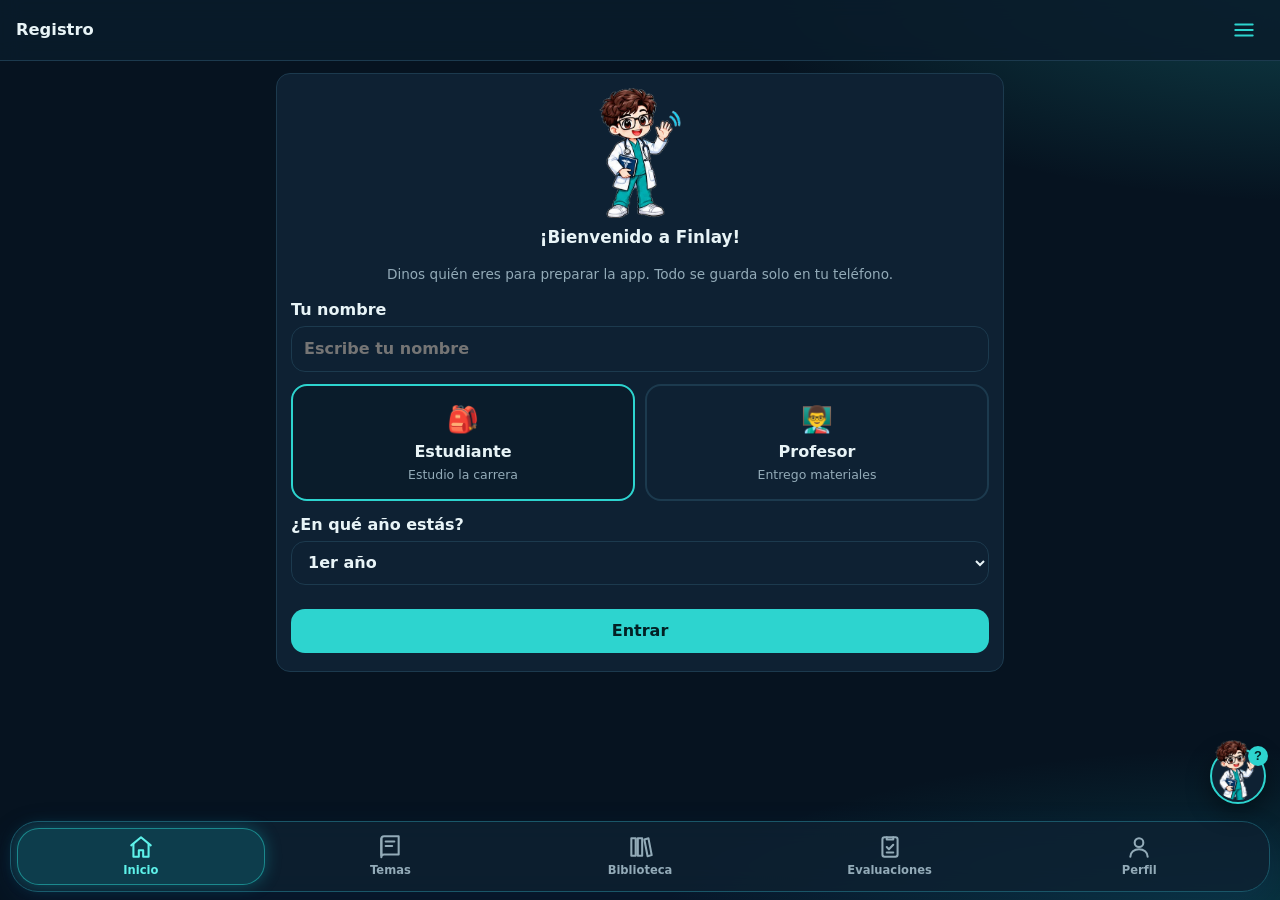
<file: index.html>
<!doctype html>
<html lang="es">
<head>
  <meta charset="utf-8">
  <meta name="viewport" content="width=device-width, initial-scale=1">
  <title>Finlay</title>
  <!-- Si GitHub Pages publica la raíz del repositorio, esta página lleva a la app (carpeta docs) -->
  <meta http-equiv="refresh" content="0; url=docs/">
  <link rel="canonical" href="docs/">
  <script>location.replace("docs/" + location.hash);</script>
  <style>body{font:18px/1.5 system-ui,sans-serif;padding:24px;background:#f4f7f7;color:#1b2626}a{color:#0f6e6e}</style>
</head>
<body>
  <p>Abriendo Finlay… Si no se abre sola, toca aquí: <a href="docs/">Abrir Finlay</a></p>
</body>
</html>
</file>
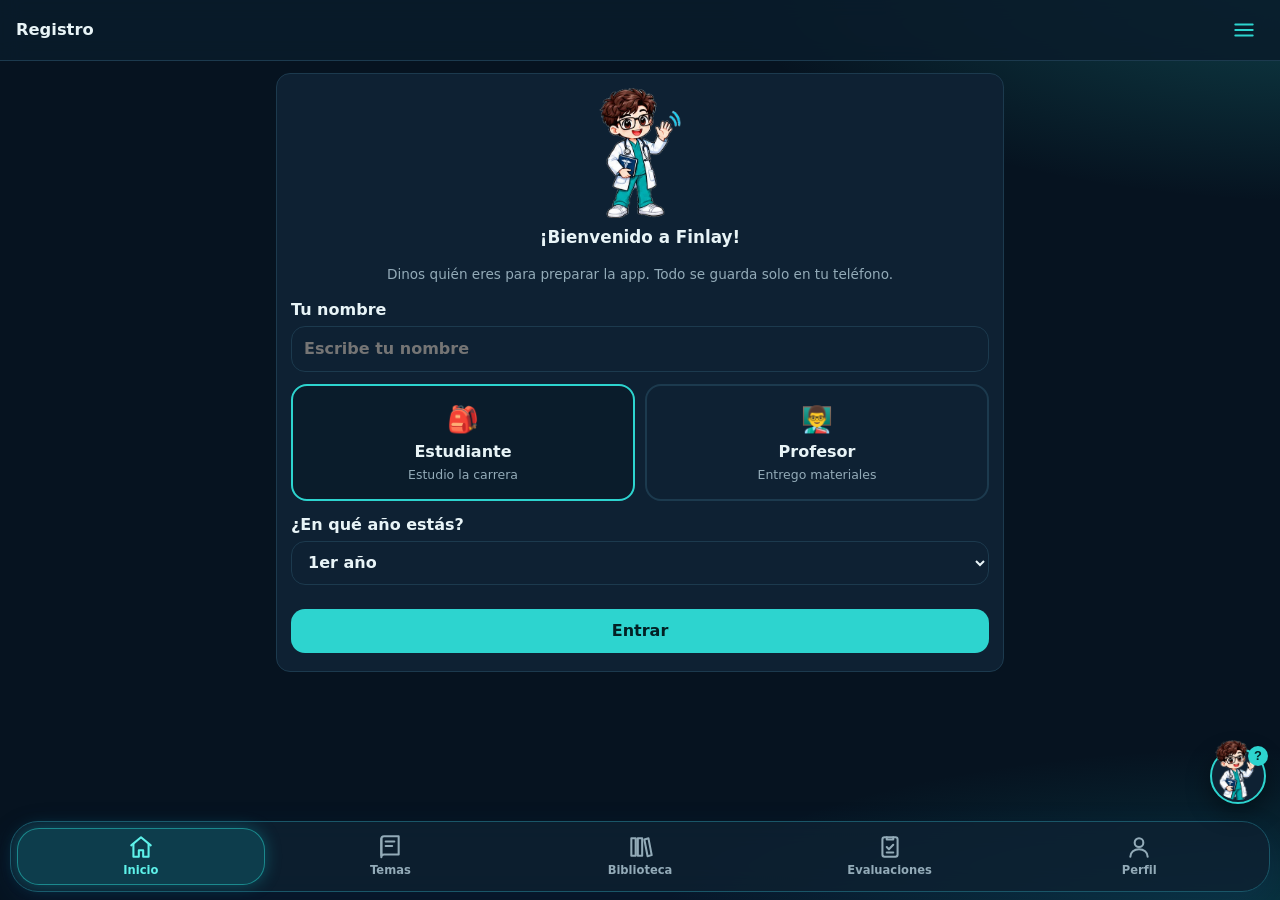
<file: docs/index.html>
<!doctype html>
<html lang="es">
<head>
  <meta charset="utf-8">
  <meta name="viewport" content="width=device-width, initial-scale=1, viewport-fit=cover">
  <title>Finlay · Estudio médico</title>
  <meta name="description" content="Estudia Medicina con tus libros y conferencias, con la fuente citada.">
  <meta name="theme-color" content="#dff0ee">
  <link rel="manifest" href="manifest.webmanifest">
  <link rel="icon" href="iconos/icono-192.png" type="image/png">
  <link rel="apple-touch-icon" href="iconos/icono-180.png">
  <meta name="apple-mobile-web-app-capable" content="yes">
  <meta name="mobile-web-app-capable" content="yes">
  <meta name="apple-mobile-web-app-title" content="Finlay">
  <meta name="apple-mobile-web-app-status-bar-style" content="default">
  <link rel="stylesheet" href="estilos.css">
  <script>
    // Tema y tamaño de letra elegidos en Perfil (antes de pintar, para que no parpadee)
    try {
      // Apariencia: "hora" (por defecto) = clara de 7 am a 7 pm y oscura de noche
      var t = localStorage.getItem("finlay.tema") || "hora", h = new Date().getHours();
      if (t === "hora") t = h >= 19 || h < 7 ? "oscuro" : "claro";
      else if (t === "telefono") t = matchMedia("(prefers-color-scheme: dark)").matches ? "oscuro" : "claro";
      document.documentElement.dataset.tema = t;
      if (window.FinlayAndroid) document.documentElement.classList.add("app-completa");
      var e = localStorage.getItem("finlay.escala"); if (e) document.documentElement.style.setProperty("--escala", e);
    } catch (x) {}
  </script>
</head>
<body>
  <header id="cabecera" class="barra">
    <button id="atras" class="atras" aria-label="Atrás" hidden></button>
    <h1 id="titulo">Finlay</h1>
  </header>
  <main id="app"></main>
  <div id="arranque" class="arranque" aria-label="Abriendo Finlay">
    <div class="arranque-centro">
      <img class="arranque-logo" src="iconos/cruz.webp" alt="">
      <h1 class="arranque-nombre">Finlay</h1>
      <p class="arranque-lema">Estudio médico</p>
      <svg class="arranque-ecg" viewBox="0 0 200 40" aria-hidden="true"><path d="M0 20 H70 L80 20 L86 6 L94 34 L102 2 L110 30 L116 20 H200"/></svg>
      <p class="arranque-texto">Preparando tu estudio…</p>
    </div>
  </div>

  <nav id="nav" class="nav-inferior" aria-label="Secciones"></nav>

  <div id="menu" class="menu-fondo" data-accion="cerrar-menu" hidden>
    <aside class="menu-panel" role="dialog" aria-label="Menú"></aside>
  </div>

  <input id="archivo" type="file" multiple hidden>
  <input id="paquete" type="file" hidden>
  <div id="progreso" class="progreso" role="status" aria-live="polite" hidden>
    <div class="progreso-caja">
      <img class="progreso-doctor" src="iconos/doctor/lee.webp" alt="">
      <h3 class="progreso-titulo">Un momento…</h3>
      <div class="progreso-barra"><span></span></div>
      <p class="progreso-pct"></p>
      <p class="progreso-detalle"></p>
    </div>
  </div>
  <div id="visor" class="visor" role="dialog" aria-label="Dónde está la respuesta" hidden>
    <div class="visor-caja">
      <header class="visor-barra">
        <span>📖 Dónde está la respuesta</span>
        <button class="atras" data-accion="cerrar-visor" aria-label="Cerrar">✕</button>
      </header>
      <div id="visor-cuerpo"></div>
      <button class="btn ancho" data-accion="cerrar-visor">Volver a la pregunta</button>
    </div>
  </div>
  <div id="lupa" class="lupa" hidden>
    <div class="lupa-barra"><span class="lupa-ayuda">Pellizca con dos dedos o toca dos veces para ampliar</span>
      <button class="btn" data-accion="cerrar-lupa">✕ Cerrar</button></div>
    <div class="lupa-caja"><img alt="Imagen ampliada" draggable="false"></div>
  </div>
  <div id="aviso" class="aviso" role="status" hidden></div>
  <button id="detener-voz" class="detener-voz" hidden>⏹ Detener voz</button>

  <noscript>Finlay necesita JavaScript activado.</noscript>
  <script type="module" src="js/app.js"></script>
</body>
</html>
</file>
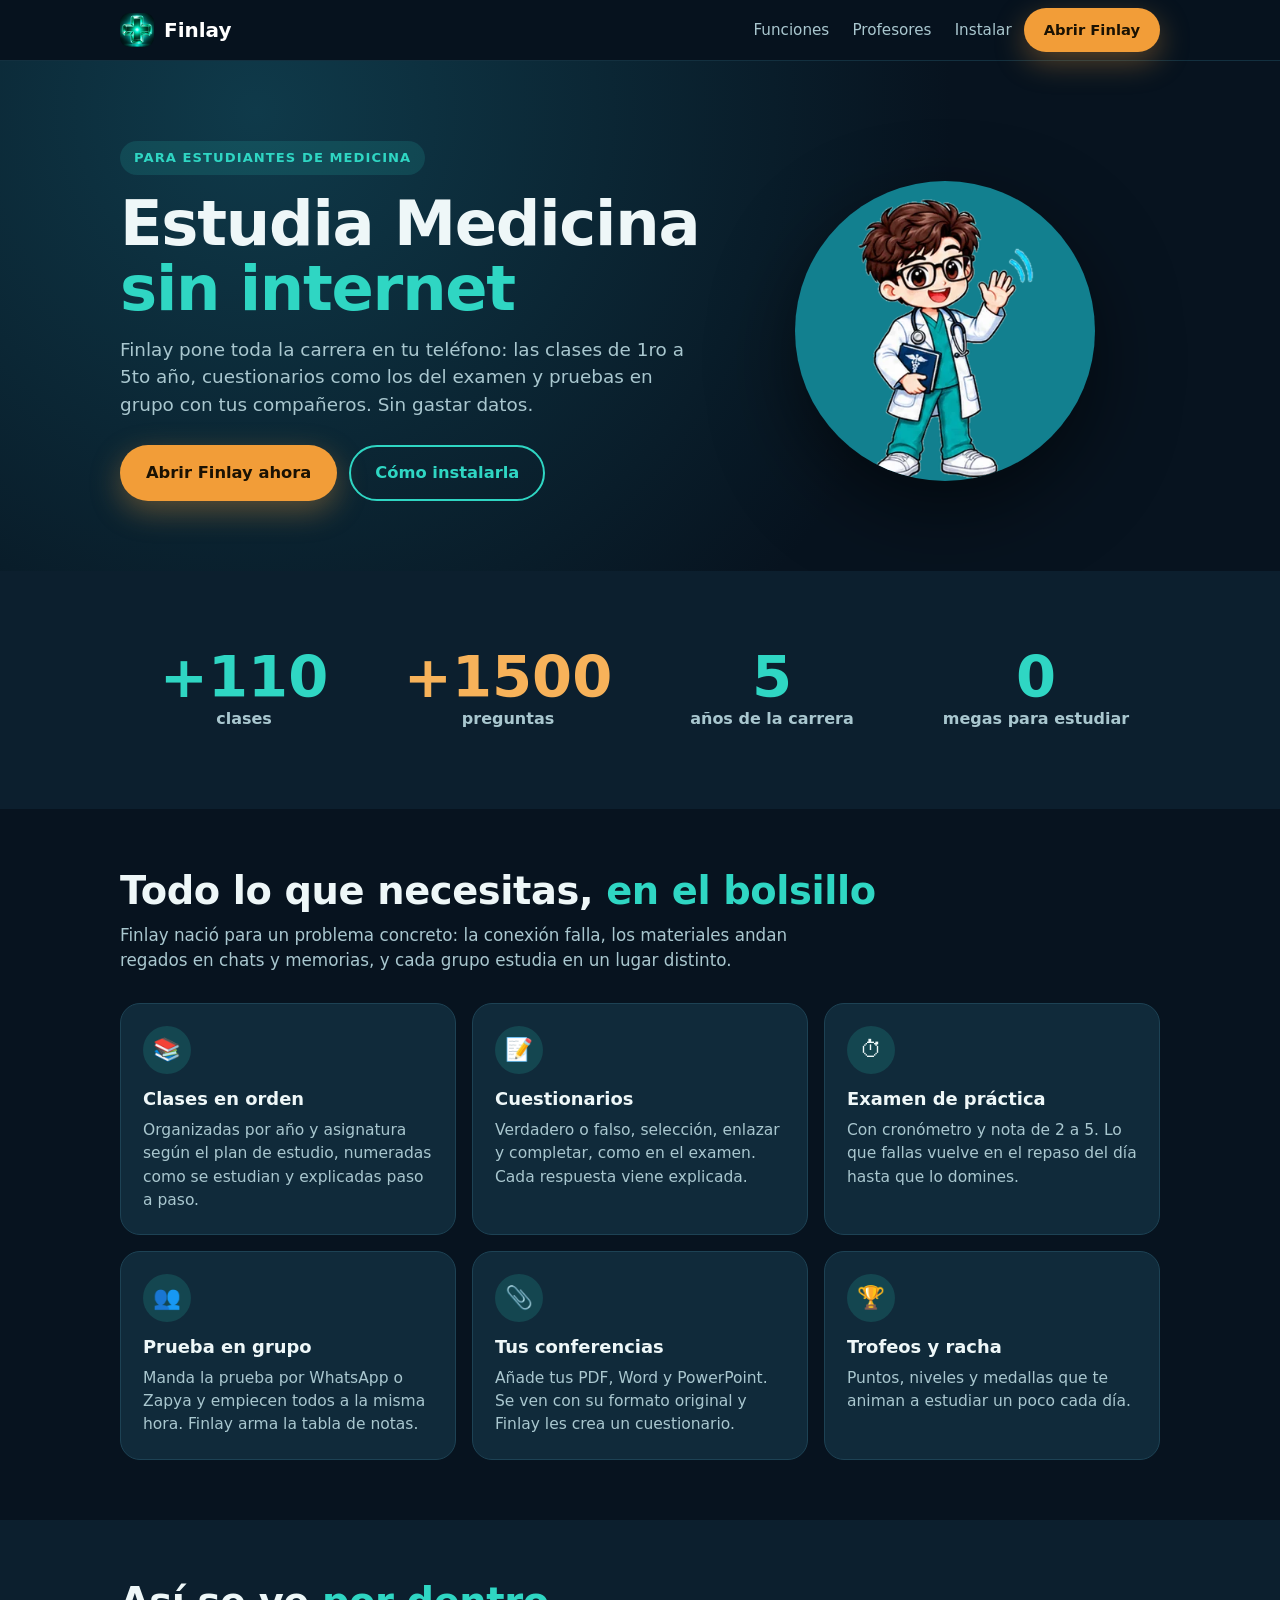
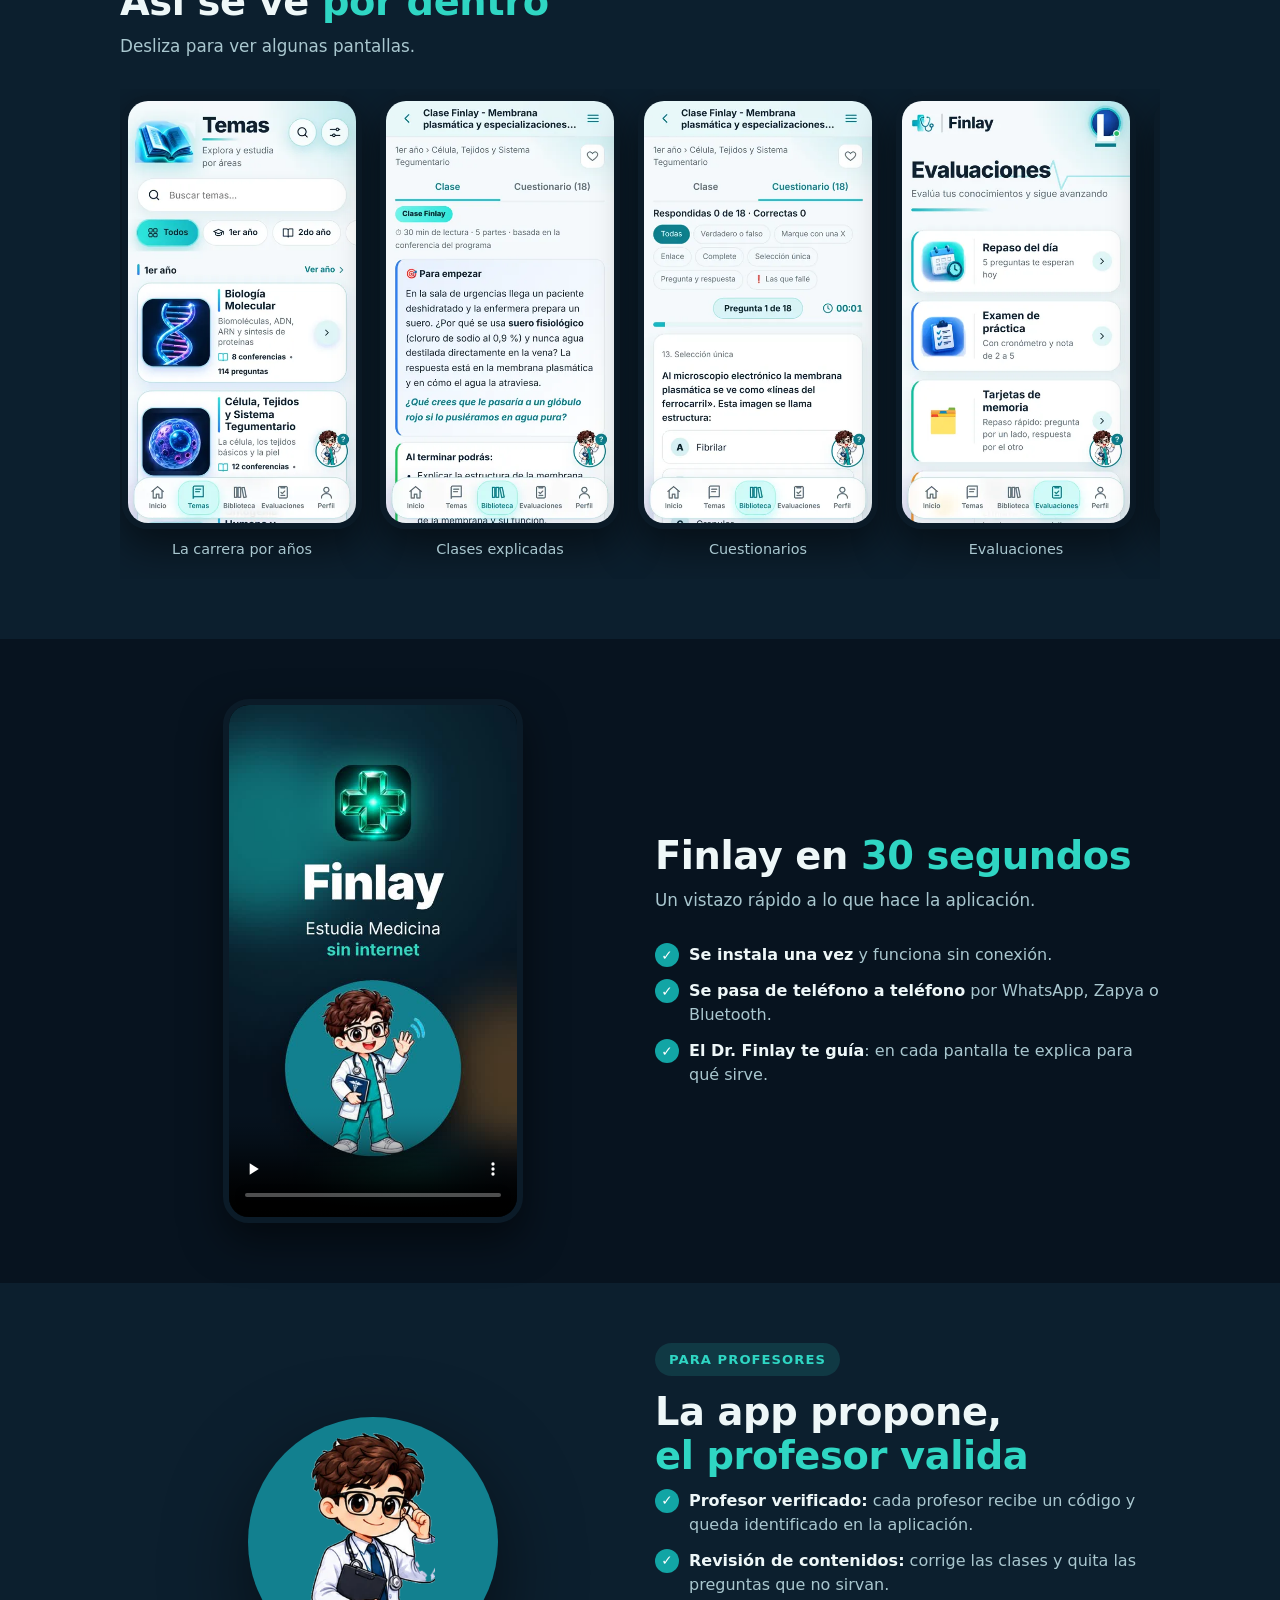
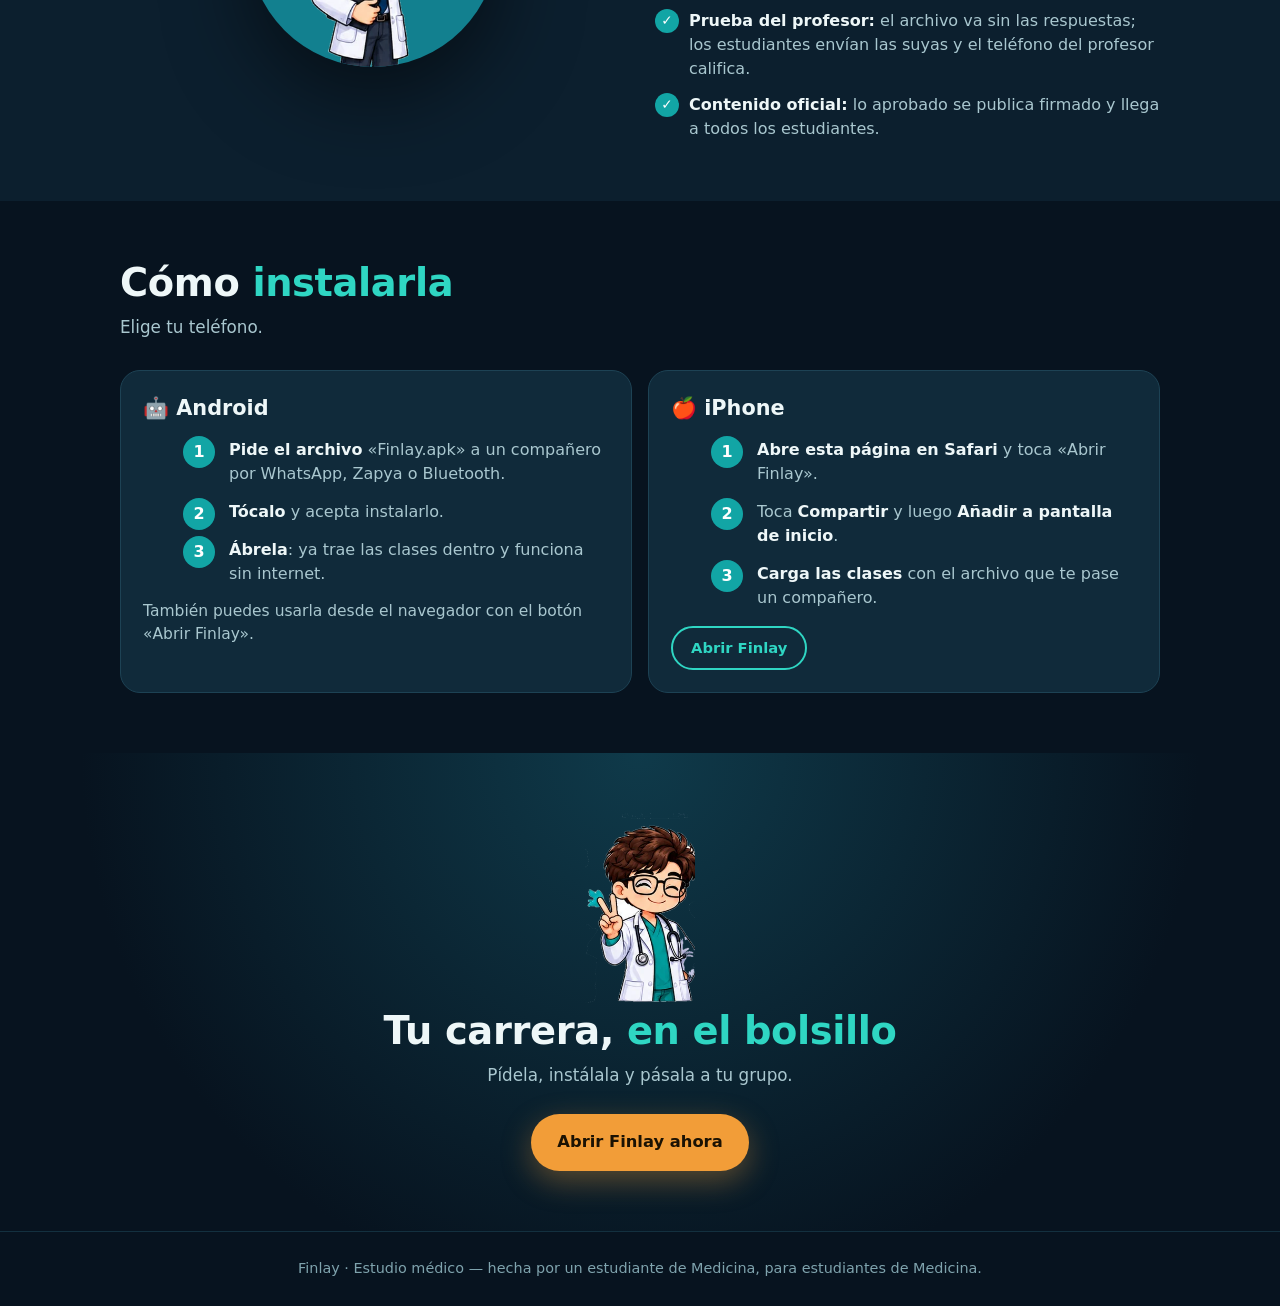
<file: sitio/index.html>
<!doctype html>
<html lang="es">
<head>
<meta charset="utf-8">
<meta name="viewport" content="width=device-width, initial-scale=1">
<title>Finlay · Estudia Medicina sin internet</title>
<meta name="description" content="Finlay es una aplicación para estudiar Medicina desde el teléfono, sin internet: clases de 1ro a 5to año, cuestionarios, pruebas en grupo y más.">
<meta name="theme-color" content="#07131f">
<link rel="icon" href="img/icono-192.png" type="image/png">
<link rel="apple-touch-icon" href="img/icono-180.png">
<meta property="og:title" content="Finlay · Estudia Medicina sin internet">
<meta property="og:description" content="Clases de 1ro a 5to año, cuestionarios y pruebas en grupo. Todo en tu teléfono, sin gastar datos.">
<meta property="og:image" content="img/icono-192.png">
<style>
:root{--fondo:#07131f;--fondo2:#0c1f2e;--tarjeta:#102a3a;--borde:#1d4254;--texto:#eef7f8;--suave:#a9c7cf;--acento:#2fd6c3;--acento2:#12a5a5;--naranja:#f29d38}
*{box-sizing:border-box;margin:0}
html{scroll-behavior:smooth}
body{font-family:system-ui,-apple-system,"Segoe UI",Roboto,Arial,sans-serif;background:var(--fondo);color:var(--texto);line-height:1.5;-webkit-font-smoothing:antialiased}
img,video{max-width:100%;display:block}
a{color:var(--acento)}
.ancho{max-width:1080px;margin:0 auto;padding:0 20px}
header.barra{position:sticky;top:0;z-index:5;background:rgba(7,19,31,.88);backdrop-filter:blur(10px);border-bottom:1px solid #13303f}
.barra .ancho{display:flex;align-items:center;gap:12px;height:60px}
.marca{display:flex;align-items:center;gap:10px;font-weight:800;font-size:1.25rem;color:#fff;text-decoration:none;margin-right:auto}
.marca img{width:34px;height:34px;border-radius:9px}
.barra nav a{color:var(--suave);text-decoration:none;font-size:.95rem;margin-left:18px}
.barra nav a:hover{color:#fff}
.btn{display:inline-flex;align-items:center;justify-content:center;gap:8px;padding:14px 24px;border-radius:999px;font-weight:800;text-decoration:none;font-size:1.02rem;border:2px solid transparent;cursor:pointer}
.btn.principal{background:var(--naranja);color:#1b1203;box-shadow:0 10px 30px rgba(242,157,56,.35)}
.btn.borde{border-color:var(--acento);color:var(--acento);background:transparent}
.btn.chico{padding:9px 18px;font-size:.92rem}
.hero{position:relative;overflow:hidden;padding:56px 0 40px;background:radial-gradient(circle at 20% 10%,#0f3a4a 0,var(--fondo) 62%)}
.hero .ancho{display:grid;gap:30px;align-items:center}
.eti{display:inline-block;background:rgba(47,214,195,.14);color:var(--acento);font-weight:700;font-size:.82rem;letter-spacing:.08em;padding:7px 14px;border-radius:999px;text-transform:uppercase}
h1{font-size:clamp(2.3rem,7vw,3.9rem);line-height:1.05;font-weight:900;letter-spacing:-.02em;margin:16px 0 14px}
h1 b{color:var(--acento)}
.hero p.sub{font-size:1.15rem;color:var(--suave);max-width:34em}
.botones{display:flex;flex-wrap:wrap;gap:12px;margin-top:26px}
.hero-arte{display:flex;justify-content:center;align-items:flex-end;gap:0;position:relative;min-height:320px}
.circulo{width:min(300px,70vw);aspect-ratio:1;border-radius:50%;background:#12808f;display:flex;align-items:flex-end;justify-content:center;overflow:hidden;box-shadow:0 30px 80px rgba(0,0,0,.5)}
.circulo img{height:94%}
section{padding:60px 0}
section.alt{background:var(--fondo2)}
h2{font-size:clamp(1.7rem,4.5vw,2.4rem);font-weight:900;line-height:1.15;margin-bottom:10px;letter-spacing:-.01em}
h2 b{color:var(--acento)}
.intro{color:var(--suave);max-width:40em;margin-bottom:30px;font-size:1.05rem}
.rejilla{display:grid;gap:16px;grid-template-columns:repeat(auto-fit,minmax(250px,1fr))}
.tarjeta{background:var(--tarjeta);border:1px solid var(--borde);border-radius:20px;padding:22px}
.tarjeta .ico{width:48px;height:48px;border-radius:50%;display:flex;align-items:center;justify-content:center;font-size:1.4rem;background:rgba(47,214,195,.16);margin-bottom:12px}
.tarjeta h3{font-size:1.12rem;margin-bottom:6px}
.tarjeta p{color:var(--suave);font-size:.97rem}
.numeros{display:grid;grid-template-columns:repeat(auto-fit,minmax(150px,1fr));gap:16px;text-align:center}
.numeros div{padding:18px 8px}
.numeros b{display:block;font-size:clamp(2.4rem,8vw,3.6rem);font-weight:900;color:var(--acento);line-height:1}
.numeros div:nth-child(2) b{color:#f7b25a}
.numeros span{color:var(--suave);font-weight:600}
.pantallas{display:flex;gap:18px;overflow-x:auto;padding:6px 2px 18px;scroll-snap-type:x mandatory}
.pantallas figure{flex:0 0 min(240px,62vw);scroll-snap-align:center}
.pantallas img{border-radius:26px;border:6px solid #0b1b28;box-shadow:0 18px 40px rgba(0,0,0,.5);width:100%}
.pantallas figcaption{text-align:center;color:var(--suave);font-size:.9rem;margin-top:10px}
.dos{display:grid;gap:30px;align-items:center}
.video{max-width:300px;margin:0 auto;border-radius:26px;overflow:hidden;border:6px solid #0b1b28;box-shadow:0 18px 40px rgba(0,0,0,.5);background:#000}
.video video{width:100%}
ul.lista{list-style:none;padding:0;display:grid;gap:12px;margin-top:6px}
ul.lista li{padding-left:34px;position:relative;color:var(--suave)}
ul.lista li::before{content:"✓";position:absolute;left:0;top:0;width:24px;height:24px;border-radius:50%;background:var(--acento2);color:#fff;font-weight:800;font-size:.85rem;display:flex;align-items:center;justify-content:center}
ul.lista b{color:var(--texto)}
.pasos{counter-reset:paso;display:grid;gap:14px;margin-top:14px}
.pasos li{list-style:none;counter-increment:paso;padding-left:46px;position:relative;color:var(--suave)}
.pasos li::before{content:counter(paso);position:absolute;left:0;top:-2px;width:32px;height:32px;border-radius:50%;background:var(--acento2);color:#fff;font-weight:800;display:flex;align-items:center;justify-content:center}
.pasos b{color:var(--texto)}
.instalar .tarjeta h3{font-size:1.3rem;margin-bottom:4px}
.aviso{font-size:.9rem;color:var(--suave);margin-top:14px}
.cierre{text-align:center;background:radial-gradient(circle at 50% 0,#0f3a4a 0,var(--fondo) 70%)}
.cierre img{height:190px;margin:0 auto 6px}
.cierre .botones{justify-content:center}
footer{border-top:1px solid #13303f;padding:26px 0;color:#7fa3ad;font-size:.9rem;text-align:center}
@media(min-width:820px){
  .hero{padding:80px 0 70px}
  .hero .ancho{grid-template-columns:1.15fr .85fr}
  .dos{grid-template-columns:1fr 1fr}
  .dos.invertida>:first-child{order:2}
}
@media(max-width:640px){.barra nav a.oculto-movil{display:none}}
</style>
</head>
<body>

<header class="barra"><div class="ancho">
  <a class="marca" href="#"><img src="img/cruz.webp" alt="">Finlay</a>
  <nav>
    <a class="oculto-movil" href="#funciones">Funciones</a>
    <a class="oculto-movil" href="#profesores">Profesores</a>
    <a class="oculto-movil" href="#instalar">Instalar</a>
  </nav>
  <a class="btn principal chico" href="app/">Abrir Finlay</a>
</div></header>

<div class="hero"><div class="ancho">
  <div>
    <span class="eti">Para estudiantes de Medicina</span>
    <h1>Estudia Medicina<br><b>sin internet</b></h1>
    <p class="sub">Finlay pone toda la carrera en tu teléfono: las clases de 1ro a 5to año, cuestionarios como los del examen y pruebas en grupo con tus compañeros. Sin gastar datos.</p>
    <div class="botones">
      <a class="btn principal" href="app/">Abrir Finlay ahora</a>
      <a class="btn borde" href="#instalar">Cómo instalarla</a>
    </div>
  </div>
  <div class="hero-arte"><div class="circulo"><img src="img/doc-saluda.webp" alt="El Dr. Finlay, la mascota de la aplicación, saludando"></div></div>
</div></div>

<section class="alt"><div class="ancho numeros">
  <div><b>+110</b><span>clases</span></div>
  <div><b>+1500</b><span>preguntas</span></div>
  <div><b>5</b><span>años de la carrera</span></div>
  <div><b>0</b><span>megas para estudiar</span></div>
</div></section>

<section id="funciones"><div class="ancho">
  <h2>Todo lo que necesitas, <b>en el bolsillo</b></h2>
  <p class="intro">Finlay nació para un problema concreto: la conexión falla, los materiales andan regados en chats y memorias, y cada grupo estudia en un lugar distinto.</p>
  <div class="rejilla">
    <div class="tarjeta"><div class="ico">📚</div><h3>Clases en orden</h3><p>Organizadas por año y asignatura según el plan de estudio, numeradas como se estudian y explicadas paso a paso.</p></div>
    <div class="tarjeta"><div class="ico">📝</div><h3>Cuestionarios</h3><p>Verdadero o falso, selección, enlazar y completar, como en el examen. Cada respuesta viene explicada.</p></div>
    <div class="tarjeta"><div class="ico">⏱</div><h3>Examen de práctica</h3><p>Con cronómetro y nota de 2 a 5. Lo que fallas vuelve en el repaso del día hasta que lo domines.</p></div>
    <div class="tarjeta"><div class="ico">👥</div><h3>Prueba en grupo</h3><p>Manda la prueba por WhatsApp o Zapya y empiecen todos a la misma hora. Finlay arma la tabla de notas.</p></div>
    <div class="tarjeta"><div class="ico">📎</div><h3>Tus conferencias</h3><p>Añade tus PDF, Word y PowerPoint. Se ven con su formato original y Finlay les crea un cuestionario.</p></div>
    <div class="tarjeta"><div class="ico">🏆</div><h3>Trofeos y racha</h3><p>Puntos, niveles y medallas que te animan a estudiar un poco cada día.</p></div>
  </div>
</div></section>

<section class="alt"><div class="ancho">
  <h2>Así se ve <b>por dentro</b></h2>
  <p class="intro">Desliza para ver algunas pantallas.</p>
  <div class="pantallas">
    <figure><img src="img/temas.webp" alt="Pantalla de temas por año" loading="lazy"><figcaption>La carrera por años</figcaption></figure>
    <figure><img src="img/clase.webp" alt="Una clase explicada" loading="lazy"><figcaption>Clases explicadas</figcaption></figure>
    <figure><img src="img/cuest.webp" alt="Un cuestionario" loading="lazy"><figcaption>Cuestionarios</figcaption></figure>
    <figure><img src="img/evaluaciones.webp" alt="Pantalla de evaluaciones" loading="lazy"><figcaption>Evaluaciones</figcaption></figure>
    <figure><img src="img/biblioteca.webp" alt="Biblioteca médica" loading="lazy"><figcaption>Biblioteca</figcaption></figure>
    <figure><img src="img/logros.webp" alt="Logros y medallas" loading="lazy"><figcaption>Logros</figcaption></figure>
  </div>
</div></section>

<section><div class="ancho dos">
  <div class="video"><video controls playsinline preload="none" poster="img/video.jpg"><source src="img/finlay.mp4" type="video/mp4"></video></div>
  <div>
    <h2>Finlay en <b>30 segundos</b></h2>
    <p class="intro">Un vistazo rápido a lo que hace la aplicación.</p>
    <ul class="lista">
      <li><b>Se instala una vez</b> y funciona sin conexión.</li>
      <li><b>Se pasa de teléfono a teléfono</b> por WhatsApp, Zapya o Bluetooth.</li>
      <li><b>El Dr. Finlay te guía</b>: en cada pantalla te explica para qué sirve.</li>
    </ul>
  </div>
</div></section>

<section class="alt" id="profesores"><div class="ancho dos invertida">
  <div>
    <span class="eti">Para profesores</span>
    <h2 style="margin-top:14px">La app propone,<br><b>el profesor valida</b></h2>
    <ul class="lista">
      <li><b>Profesor verificado:</b> cada profesor recibe un código y queda identificado en la aplicación.</li>
      <li><b>Revisión de contenidos:</b> corrige las clases y quita las preguntas que no sirvan.</li>
      <li><b>Prueba del profesor:</b> el archivo va sin las respuestas; los estudiantes envían las suyas y el teléfono del profesor califica.</li>
      <li><b>Contenido oficial:</b> lo aprobado se publica firmado y llega a todos los estudiantes.</li>
    </ul>
  </div>
  <div class="hero-arte" style="min-height:0"><div class="circulo" style="width:min(250px,60vw)"><img src="img/doc-carpeta.webp" alt="El Dr. Finlay con una carpeta" loading="lazy"></div></div>
</div></section>

<section id="instalar" class="instalar"><div class="ancho">
  <h2>Cómo <b>instalarla</b></h2>
  <p class="intro">Elige tu teléfono.</p>
  <div class="rejilla">
    <div class="tarjeta">
      <h3>🤖 Android</h3>
      <ol class="pasos">
        <li><b>Pide el archivo</b> «Finlay.apk» a un compañero por WhatsApp, Zapya o Bluetooth.</li>
        <li><b>Tócalo</b> y acepta instalarlo.</li>
        <li><b>Ábrela</b>: ya trae las clases dentro y funciona sin internet.</li>
      </ol>
      <p class="aviso">También puedes usarla desde el navegador con el botón «Abrir Finlay».</p>
    </div>
    <div class="tarjeta">
      <h3>🍎 iPhone</h3>
      <ol class="pasos">
        <li><b>Abre esta página en Safari</b> y toca «Abrir Finlay».</li>
        <li>Toca <b>Compartir</b> y luego <b>Añadir a pantalla de inicio</b>.</li>
        <li><b>Carga las clases</b> con el archivo que te pase un compañero.</li>
      </ol>
      <a class="btn borde chico" style="margin-top:16px" href="app/">Abrir Finlay</a>
    </div>
  </div>
</div></section>

<section class="cierre"><div class="ancho">
  <img src="img/doc-victoria.webp" alt="El Dr. Finlay celebrando" loading="lazy">
  <h2>Tu carrera, <b>en el bolsillo</b></h2>
  <p class="intro" style="margin:0 auto 6px">Pídela, instálala y pásala a tu grupo.</p>
  <div class="botones"><a class="btn principal" href="app/">Abrir Finlay ahora</a></div>
</div></section>

<footer><div class="ancho">Finlay · Estudio médico — hecha por un estudiante de Medicina, para estudiantes de Medicina.</div></footer>

</body>
</html>
</file>
<file: docs/estilos.css>
/* Finlay · diseño 1.2 (según la maqueta): claro, verde azulado, tarjetas blancas redondeadas */
:root {
  --fondo: #f4f9fb;
  --fondo-2: #e6f6f8;
  --tarjeta: #ffffff;
  --texto: #0f2233;
  --suave: #5b6f7c;
  --borde: #dde9ee;
  --acento: #0d7f8c;
  --acento-2: #14b8c4;
  --acento-texto: #ffffff;
  --naranja: #e8952d;
  --naranja-suave: #fdf0dc;
  --marca: #ffe58a;
  --peligro: #b3261e;
  --exito: #2e7d32;
  --sombra: 0 8px 24px rgba(20, 120, 150, .10);
  --deco: radial-gradient(70% 38% at 105% -4%, rgba(20, 184, 196, .30), transparent 70%),
          radial-gradient(55% 30% at -5% 104%, rgba(155, 79, 224, .16), transparent 70%);
  --brillo: .28;
  --radio: 20px;
  --escala: 1;
  color-scheme: light;
}
/* Diseño oscuro (noche): azul marino con brillo turquesa */
@media (prefers-color-scheme: dark) {
  :root:not([data-tema]) {
    --fondo: #061320; --fondo-2: #0a1c2b; --tarjeta: #0e2133; --texto: #e8f4f7; --suave: #93abb8;
    --borde: #1c3a4e; --acento: #2dd4cf; --acento-2: #14b8c4; --acento-texto: #032125;
    --naranja: #f2a94b; --naranja-suave: #3a2c17; --marca: #6b5a12; --peligro: #ff8a80; --exito: #7ad59a;
    --sombra: 0 8px 24px rgba(0, 0, 0, .45); --brillo: .55; color-scheme: dark;
    --deco: radial-gradient(70% 38% at 105% -4%, rgba(45, 212, 207, .26), transparent 70%),
            radial-gradient(70% 30% at 100% 104%, rgba(20, 184, 196, .22), transparent 70%);
  }
}
:root[data-tema="oscuro"] {
  --fondo: #061320; --fondo-2: #0a1c2b; --tarjeta: #0e2133; --texto: #e8f4f7; --suave: #93abb8;
  --borde: #1c3a4e; --acento: #2dd4cf; --acento-2: #14b8c4; --acento-texto: #032125;
  --naranja: #f2a94b; --naranja-suave: #3a2c17; --marca: #6b5a12; --peligro: #ff8a80; --exito: #7ad59a;
  --sombra: 0 8px 24px rgba(0, 0, 0, .45); --brillo: .55; color-scheme: dark;
  --deco: radial-gradient(70% 38% at 105% -4%, rgba(45, 212, 207, .26), transparent 70%),
          radial-gradient(70% 30% at 100% 104%, rgba(20, 184, 196, .22), transparent 70%);
}

* { box-sizing: border-box; }
[hidden] { display: none !important; }
html { -webkit-text-size-adjust: 100%; font-size: calc(16px * var(--escala)); }
body {
  margin: 0;
  background: var(--deco), var(--fondo);
  background-attachment: fixed;
  transition: background-color .4s, color .4s;
  color: var(--texto);
  font: 1rem/1.5 system-ui, -apple-system, "Segoe UI", Roboto, sans-serif;
}
a { color: var(--acento); }
.ico { width: 1.35em; height: 1.35em; flex: none; vertical-align: -0.28em; }

/* ---------- Cabecera ---------- */
.barra {
  position: sticky; top: 0; z-index: 5;
  display: flex; align-items: center; gap: 8px;
  padding: max(10px, env(safe-area-inset-top)) 16px 10px;
  background: var(--fondo-2);
  background: color-mix(in srgb, var(--fondo-2) 88%, transparent);
  backdrop-filter: blur(10px); -webkit-backdrop-filter: blur(10px);
  color: var(--texto); border-bottom: 1px solid var(--borde);
}
.barra h1 { margin: 0; font-size: 1.15rem; flex: 1; white-space: nowrap; overflow: hidden; text-overflow: ellipsis; }
.atras, .btn-icono {
  display: inline-flex; align-items: center; justify-content: center;
  width: 40px; height: 40px; border-radius: 12px; border: 0; cursor: pointer;
  background: transparent; color: var(--acento); font: inherit;
}
.atras .ico, .btn-icono .ico { width: 26px; height: 26px; }
/* Cabecera de marca (inicio) */
.barra.marca { border-bottom: 0; background: transparent; backdrop-filter: none; -webkit-backdrop-filter: none; position: static; padding-top: max(14px, env(safe-area-inset-top)); }
.marca-retrato { width: 72px; height: 72px; border-radius: 50%; border: 3px solid var(--acento-2); box-shadow: var(--sombra); background: var(--tarjeta); flex: none; }
.marca-texto { flex: 1; min-width: 0; line-height: 1; }
.marca-nombre { font: 800 2.2rem/1 system-ui, sans-serif; color: var(--acento); letter-spacing: -0.02em; position: relative; display: inline-block; padding-bottom: 6px; }
.marca-nombre::after { content: ""; position: absolute; left: 4%; right: 6%; bottom: 0; height: 5px; border-radius: 50%; border-bottom: 3px solid var(--naranja); }
.marca-sub { display: block; margin-top: 6px; font-size: .72rem; letter-spacing: .28em; color: var(--suave); font-weight: 600; }

main { max-width: 760px; margin: 0 auto; padding: 12px 16px calc(96px + env(safe-area-inset-bottom)); }
h2 { font-size: 1rem; color: var(--suave); margin: 22px 0 10px; }

/* ---------- Barra inferior ---------- */
.nav-inferior {
  position: fixed; left: 0; right: 0; bottom: 0; z-index: 6;
  display: grid; grid-template-columns: repeat(5, 1fr); gap: 2px;
  padding: 6px 8px max(6px, env(safe-area-inset-bottom));
  background: var(--tarjeta); border-top: 1px solid var(--borde);
  box-shadow: 0 -4px 16px rgba(15, 110, 110, .08);
}
.nav-inferior a {
  display: flex; flex-direction: column; align-items: center; gap: 2px;
  padding: 6px 2px; border-radius: 14px; text-decoration: none;
  color: var(--suave); font-size: .72rem; font-weight: 600;
}
.nav-inferior a .ico { width: 26px; height: 26px; }
.nav-inferior a.activa { color: var(--acento); background: var(--fondo-2); background: color-mix(in srgb, var(--acento-2) 16%, transparent); }

/* ---------- Bloques comunes ---------- */
.rejilla { display: grid; grid-template-columns: repeat(2, 1fr); gap: 12px; }
@media (min-width: 600px) { .rejilla { grid-template-columns: repeat(3, 1fr); } }
.tarjeta {
  display: flex; flex-direction: column; gap: 2px;
  background: var(--tarjeta); border: 1px solid var(--borde); border-radius: var(--radio);
  padding: 14px 16px; color: var(--texto); text-decoration: none; box-shadow: var(--sombra);
}
/* Tarjetas de los años: ícono de color, borde que brilla y una ola abajo */
.tarjeta.anio {
  position: relative; overflow: hidden; min-height: 150px; padding: 14px 14px 16px; gap: 10px;
  border: 2px solid color-mix(in srgb, var(--c) 55%, transparent);
  box-shadow: 0 6px 20px color-mix(in srgb, var(--c) calc(var(--brillo) * 60%), transparent);
}
.tarjeta.anio.con-asig { border-color: var(--c); box-shadow: 0 0 0 1px color-mix(in srgb, var(--c) 40%, transparent), 0 8px 26px color-mix(in srgb, var(--c) calc(var(--brillo) * 100%), transparent); }
.tarjeta.anio::after {
  content: ""; position: absolute; right: -12%; bottom: -26px; width: 95%; height: 58px; border-radius: 50% 50% 0 0;
  background: linear-gradient(90deg, transparent, color-mix(in srgb, var(--c) 55%, transparent));
  transform: rotate(-6deg); pointer-events: none;
}
.anio-ico {
  width: 58px; height: 58px; border-radius: 50%; display: grid; place-items: center; color: var(--c);
  background: color-mix(in srgb, var(--c) 16%, transparent);
}
.anio-ico .ico { width: 32px; height: 32px; }
.anio-check {
  position: absolute; top: 10px; right: 10px; width: 26px; height: 26px; border-radius: 50%;
  display: grid; place-items: center; background: var(--c); color: #fff;
}
.anio-check .ico { width: 16px; height: 16px; stroke-width: 3; }
.anio-pie { display: flex; align-items: flex-end; justify-content: space-between; gap: 6px; position: relative; z-index: 1; }
.anio-pie > span:first-child { display: flex; flex-direction: column; }
.tarjeta.anio .grande { font-size: 1.2rem; }
.anio-flecha {
  width: 32px; height: 32px; border-radius: 50%; display: grid; place-items: center; flex: none;
  background: color-mix(in srgb, var(--c) 14%, var(--tarjeta)); color: var(--texto);
}
.anio-flecha .ico { width: 18px; height: 18px; }
.tarjeta.fila { margin-bottom: 10px; }
.grande { font-weight: 700; font-size: 1.05rem; }
.sub { color: var(--suave); font-size: .85rem; }
.migas { color: var(--suave); font-size: .9rem; margin: 0 0 8px; }
.nota { color: var(--suave); font-size: .85rem; }
.vacio { color: var(--suave); text-align: center; padding: 20px 0; list-style: none; }

.btn {
  display: inline-flex; align-items: center; justify-content: center; gap: 8px;
  border: 0; border-radius: 14px; cursor: pointer; min-height: 44px;
  background: var(--acento); color: var(--acento-texto);
  font: inherit; font-weight: 700; padding: 10px 16px; text-decoration: none; text-align: center;
}
.btn:focus-visible, .nav-inferior a:focus-visible, .tarjeta:focus-visible { outline: 3px solid var(--naranja); outline-offset: 2px; }
.btn.secundario { background: transparent; color: var(--acento); border: 1.5px solid var(--acento); width: 100%; margin-top: 8px; }
.btn.mini { padding: 6px 12px; min-height: 36px; font-size: .88rem; font-weight: 600; border-radius: 12px; }
.btn.peligro { background: transparent; color: var(--peligro); border: 1px solid currentColor; }
.btn.ancho { width: 100%; margin: 12px 0; }
.btn.abajo { margin-top: 28px; }

input, select {
  font: inherit; color: var(--texto); background: var(--tarjeta);
  border: 1px solid var(--borde); border-radius: 14px; padding: 10px 12px; min-width: 0; min-height: 44px;
}
.buscador, .nueva-asig { display: flex; gap: 8px; margin: 8px 0 12px; }
.buscador input, .nueva-asig input { flex: 1; }

.pestanas { display: flex; border-bottom: 1px solid var(--borde); margin: 8px 0; }
.pestanas a {
  flex: 1; text-align: center; padding: 10px; text-decoration: none; color: var(--suave);
  border-bottom: 3px solid transparent; font-weight: 600;
}
.pestanas a.activa { color: var(--acento); border-color: var(--acento); }

.docs { list-style: none; padding: 0; margin: 0; }
.doc {
  display: flex; flex-direction: column; gap: 4px;
  padding: 12px 0; border-bottom: 1px solid var(--borde);
}
.doc-nombre { font-weight: 600; text-decoration: none; word-break: break-word; }
.acciones { display: flex; gap: 8px; flex-wrap: wrap; margin-top: 4px; }

.compartir { background: var(--tarjeta); border: 1px solid var(--borde); border-radius: 10px; padding: 10px 12px; }
.compartir summary { cursor: pointer; font-weight: 600; }
.compartir ul { list-style: none; padding: 0; }
.compartir li { padding: 4px 0; word-break: break-word; }

.resultado {
  background: var(--tarjeta); border: 1px solid var(--borde); border-radius: 12px;
  padding: 12px 14px; margin-bottom: 12px;
}
.cita { margin: 0; word-break: break-word; }
.extracto { margin: 8px 0; white-space: pre-line; }
mark { background: var(--marca); color: inherit; border-radius: 3px; padding: 0 1px; }
.no-encontrado {
  background: var(--tarjeta); border: 1px solid var(--borde); border-left: 4px solid var(--peligro);
  border-radius: 10px; padding: 14px;
}

.pagina {
  background: var(--tarjeta); border: 1px solid var(--borde); border-radius: 12px;
  padding: 16px; font-size: 1.02rem; line-height: 1.65; word-break: break-word;
}
.paginador { display: flex; justify-content: space-between; align-items: center; gap: 8px; margin: 10px 0; font-size: .9rem; }

.ayuda li { margin-bottom: 10px; }

.progreso {
  position: fixed; inset: 0; z-index: 40; background: rgba(4, 22, 32, .55); backdrop-filter: blur(3px); -webkit-backdrop-filter: blur(3px);
  display: flex; align-items: center; justify-content: center; padding: 16px; animation: consejo-fondo .2s ease-out;
}
.progreso-caja {
  position: relative; width: 100%; max-width: 340px; padding: 74px 22px 20px; margin-top: 60px; text-align: center;
  background: var(--tarjeta); border-radius: 22px; border: 1px solid var(--borde); box-shadow: 0 18px 40px rgba(0, 0, 0, .28);
}
.progreso-doctor { position: absolute; left: 50%; top: -70px; width: 120px; height: 140px; object-fit: contain; object-position: bottom;
  transform: translateX(-50%); filter: drop-shadow(0 6px 10px rgba(0, 0, 0, .25)); animation: progreso-flota 2.6s ease-in-out infinite; }
@keyframes progreso-flota { 0%, 100% { transform: translateX(-50%) translateY(0); } 50% { transform: translateX(-50%) translateY(-5px); } }
.progreso-titulo { margin: 0 0 14px; font-size: 1.15rem; color: var(--texto); }
.progreso-barra { position: relative; height: 10px; border-radius: 999px; background: var(--fondo-2); overflow: hidden; }
.progreso-barra > span { position: absolute; inset: 0 auto 0 0; width: 3%; border-radius: inherit;
  background: linear-gradient(90deg, var(--acento), var(--acento-2)); transition: width .35s ease; }
.progreso-barra > span::after { content: ""; position: absolute; inset: 0; background: linear-gradient(90deg, transparent, rgba(255, 255, 255, .45), transparent);
  animation: progreso-brillo 1.4s linear infinite; }
.progreso-barra.indeterminada > span { width: 35% !important; animation: progreso-va 1.3s ease-in-out infinite; }
@keyframes progreso-va { 0% { left: -35%; } 100% { left: 100%; } }
@keyframes progreso-brillo { from { transform: translateX(-100%); } to { transform: translateX(100%); } }
.progreso-pct { margin: 8px 0 0; font-weight: 800; font-size: 1.05rem; color: var(--acento); min-height: 1.3em; }
.progreso-detalle { margin: 6px 0 0; color: var(--suave); font-size: .88rem; line-height: 1.4; white-space: pre-line; word-break: break-word;
  display: -webkit-box; -webkit-line-clamp: 3; -webkit-box-orient: vertical; overflow: hidden; }
.rueda {
  display: inline-block; width: 32px; height: 32px; border-radius: 50%;
  border: 4px solid var(--borde); border-top-color: var(--acento);
  animation: girar 1s linear infinite;
}
@keyframes girar { to { transform: rotate(360deg); } }

.aviso {
  position: fixed; left: 16px; right: 16px; bottom: 24px; z-index: 30; margin: 0 auto; max-width: 480px;
  background: var(--texto); color: var(--fondo); padding: 12px 16px; border-radius: 10px; text-align: center;
}
.detener-voz {
  position: fixed; right: 16px; bottom: max(24px, env(safe-area-inset-bottom)); z-index: 25;
  border: 0; border-radius: 999px; padding: 12px 18px; font: inherit; font-weight: 600;
  background: var(--peligro); color: #fff; box-shadow: 0 4px 14px rgba(0,0,0,.3);
}

/* ---------- Resúmenes, cuestionarios y progreso ---------- */
.etiquetas, .chips { display: flex; gap: 6px; flex-wrap: wrap; }
.chips { margin: 8px 0 14px; }
.chip {
  display: inline-block; font: inherit; font-size: .8rem; padding: 3px 10px; border-radius: 999px;
  background: var(--fondo); color: var(--suave); border: 1px solid var(--borde);
}
button.chip { cursor: pointer; padding: 6px 12px; }
.chip.activa { background: var(--acento); color: var(--acento-texto); border-color: var(--acento); }

.seccion-resumen, .pregunta {
  background: var(--tarjeta); border: 1px solid var(--borde); border-radius: 12px;
  padding: 12px 14px; margin-bottom: 12px;
}
.seccion-resumen h3 { margin: 0 0 6px; font-size: 1.05rem; color: var(--acento); }
.fuente { color: var(--suave); font-size: .85rem; margin: 8px 0 0; }
.marcador { font-weight: 600; margin: 8px 0; }
.enunciado { font-weight: 600; margin: 4px 0 10px; }
.opciones { display: flex; flex-direction: column; gap: 8px; }
.opcion {
  font: inherit; text-align: left; cursor: pointer; padding: 10px 12px; border-radius: 10px;
  background: var(--fondo); color: var(--texto); border: 1px solid var(--borde);
}
.opcion:disabled { cursor: default; opacity: .85; }
.opcion.bien { background: #d7f2dc; border-color: #2e7d32; color: #12391a; opacity: 1; }
.opcion.mal { background: #fbdcd9; border-color: var(--peligro); color: #4a0f0b; opacity: 1; }
.explicacion { margin-top: 10px; padding-top: 10px; border-top: 1px dashed var(--borde); }
.explicacion p { margin: 6px 0; }

.resumen-progreso { font-size: 1.05rem; }
.barra-progreso { display: block; height: 8px; background: var(--borde); border-radius: 999px; overflow: hidden; margin-top: 4px; }
.barra-progreso span { display: block; height: 100%; background: var(--suave); }
.barra-progreso .dominado { background: #2e7d32; }
.barra-progreso .en-camino { background: #f9a825; }
.barra-progreso .repasar { background: var(--peligro); }

/* Tipos de pregunta: V o F en lista, marque con X, enlace y complete */
.fila-vf, .fila-enlace {
  display: flex; gap: 10px; align-items: flex-start; flex-wrap: wrap;
  padding: 8px 10px; border-radius: 10px; border: 1px solid var(--borde); background: var(--fondo);
}
.vf-botones { display: flex; gap: 10px; white-space: nowrap; font-weight: 600; }
.vf-botones label, .marca { cursor: pointer; }
.marca { display: flex; gap: 8px; align-items: flex-start; }
.marca input, .vf-botones input { width: 20px; height: 20px; margin: 2px 0 0; accent-color: var(--acento); }
.enlace { display: grid; gap: 12px; }
@media (min-width: 600px) { .enlace { grid-template-columns: 1fr 1fr; } }
.enlace > div { display: flex; flex-direction: column; gap: 8px; }
.fila-enlace select { padding: 6px 8px; min-width: 56px; }
.item-b { margin: 0; padding: 8px 10px; border-radius: 10px; background: var(--fondo); border: 1px dashed var(--borde); }
.hueco {
  width: 9em; max-width: 100%; padding: 2px 6px; margin: 2px 0; border-radius: 6px;
  border: 0; border-bottom: 2px solid var(--acento); font-weight: 600;
}
.fila-vf.bien, .fila-enlace.bien, .marca.bien, .hueco.bien { background: #d7f2dc; border-color: #2e7d32; color: #12391a; }
.fila-vf.mal, .fila-enlace.mal, .marca.mal, .hueco.mal { background: #fbdcd9; border-color: var(--peligro); color: #4a0f0b; }
.falto { font-size: .85rem; font-weight: 600; color: var(--peligro); }
.bien .falto { color: #12391a; }

/* ---------- Inicio: panel de estudio y accesos ---------- */
.panel {
  background: var(--tarjeta); border: 1px solid var(--borde); border-radius: 14px;
  padding: 14px; margin-bottom: 14px;
}
.panel .grande { margin: 0 0 6px; }
.centro { text-align: center; }
.racha { display: flex; justify-content: space-between; gap: 8px; flex-wrap: wrap; font-size: .95rem; }
.panel .btn.ancho { margin-bottom: 4px; }
.plan-hoy {
  display: block; margin-top: 10px; padding: 10px 12px; border-radius: 10px;
  background: var(--fondo); color: var(--texto); text-decoration: none; border-left: 4px solid var(--acento);
}
.accesos { display: grid; grid-template-columns: repeat(4, 1fr); gap: 8px; margin-bottom: 8px; }
.accesos a {
  display: flex; flex-direction: column; align-items: center; gap: 2px; padding: 10px 4px;
  background: var(--tarjeta); border: 1px solid var(--borde); border-radius: 12px;
  text-decoration: none; font-size: 1.4rem; color: var(--texto);
}
.accesos span { font-size: .8rem; font-weight: 600; }

/* ---------- Modo examen ---------- */
.form-examen, .form-plan { display: flex; flex-direction: column; gap: 12px; }
.form-examen label, .form-plan label { display: flex; flex-direction: column; gap: 4px; font-weight: 600; }
.form-examen label.check { flex-direction: row; align-items: center; gap: 8px; font-weight: 400; }
.form-examen input[type=checkbox] { width: 20px; height: 20px; accent-color: var(--acento); }
.barra-examen {
  position: sticky; top: 52px; z-index: 4; display: flex; justify-content: space-between;
  background: var(--tarjeta); border: 1px solid var(--borde); border-radius: 10px;
  padding: 8px 12px; margin-bottom: 10px; font-weight: 600;
}
.modo-examen [data-accion=comprobar] { display: none; }
.opcion.elegida { border-color: var(--acento); background: var(--acento); color: var(--acento-texto); }
.nota-grande { font-size: 3.5rem; font-weight: 800; margin: 0; line-height: 1; }
.nota-num { display: inline-block; min-width: 1.8em; text-align: center; border-radius: 8px; color: #fff; margin-right: 6px; }
.n5, .n4 { color: #2e7d32; } .n3 { color: #c77c00; } .n2 { color: var(--peligro); }
.nota-num.n5, .nota-num.n4 { background: #2e7d32; color: #fff; }
.nota-num.n3 { background: #c77c00; color: #fff; }
.nota-num.n2 { background: var(--peligro); color: #fff; }
.lista-temas { text-align: left; padding-left: 20px; margin: 6px 0; }
.lista-temas li { margin-bottom: 4px; }

/* ---------- Plan de examen ---------- */
.cuenta { font-size: 1.2rem; margin: 6px 0 0; }
.dia { background: var(--tarjeta); border: 1px solid var(--borde); border-radius: 12px; padding: 10px 14px; margin-bottom: 10px; }
.dia .sub { font-weight: 600; margin: 0; }
.dia .sub::first-letter { text-transform: uppercase; }
.dia.hoy { border: 2px solid var(--acento); }
.dia.pasado { opacity: .55; }

/* ---------- Corrector: guía a la parte del material donde está la respuesta ---------- */
:root { --corrector: #9ef59a; --corrector-borde: #1f8a3a; --corrector-texto: #0d2e12; }
@media (prefers-color-scheme: dark) {
  :root:not([data-tema="claro"]) { --corrector: #2f7d34; --corrector-borde: #8ff59a; --corrector-texto: #ffffff; }
}
:root[data-tema="oscuro"] { --corrector: #2f7d34; --corrector-borde: #8ff59a; --corrector-texto: #ffffff; }
mark.corrector {
  background: var(--corrector); color: var(--corrector-texto);
  border-bottom: 3px solid var(--corrector-borde); border-radius: 4px;
  padding: 1px 3px; box-decoration-break: clone; -webkit-box-decoration-break: clone;
}
#corrector { animation: brillo 1.1s ease-in-out 3; }
@keyframes brillo { 50% { box-shadow: 0 0 0 5px var(--corrector); } }
.btn-corrector { background: var(--corrector); color: var(--corrector-texto); border: 2px solid var(--corrector-borde); }
.respuesta-correcta {
  background: var(--corrector); color: var(--corrector-texto); border-left: 5px solid var(--corrector-borde);
  border-radius: 10px; padding: 10px 12px; margin-bottom: 10px;
}
.visor { position: fixed; inset: 0; z-index: 15; background: rgba(0,0,0,.55); display: flex; justify-content: center; }
.visor-caja {
  background: var(--fondo); width: 100%; max-width: 760px; height: 100%; overflow-y: auto;
  padding: 0 16px 24px; overscroll-behavior: contain;
}
.visor-barra {
  position: sticky; top: 0; z-index: 2; display: flex; justify-content: space-between; align-items: center;
  margin: 0 -16px 12px; padding: 10px 16px; background: var(--acento); color: var(--acento-texto); font-weight: 700;
}
.visor-barra .atras { font-size: 1.4rem; padding: 0 4px; }
body.sin-scroll { overflow: hidden; }

/* Semestres */
h2.semestre { color: var(--acento); border-bottom: 2px solid var(--borde); padding-bottom: 4px; margin-top: 22px; }
h2.semestre .sub { font-weight: 400; }
.nueva-asig { flex-wrap: wrap; }
.nueva-asig input { flex: 1 1 100%; }
.nueva-asig select { flex: 1; }
.migas select { font-size: .85rem; padding: 4px 8px; }

/* Imágenes en preguntas y resúmenes */
.figura { margin: 8px 0 12px; text-align: center; }
.figura img {
  max-width: 100%; max-height: 360px; border-radius: 10px; border: 1px solid var(--borde);
  background: #fff; cursor: zoom-in;
}
.figura figcaption { font-size: .85rem; color: var(--suave); margin-top: 4px; }
.figura .sub { display: block; font-size: .75rem; }
.lupa { position: fixed; inset: 0; z-index: 40; background: rgba(2, 8, 16, .96); display: flex; flex-direction: column; }
.lupa-barra { display: flex; align-items: center; justify-content: space-between; gap: 10px; padding: max(10px, env(safe-area-inset-top)) 12px 10px; color: #cfe; font-size: .82rem; }
.lupa-caja { flex: 1; position: relative; overflow: hidden; display: flex; align-items: center; justify-content: center; touch-action: none; }
.lupa-caja img { max-width: 100%; max-height: 100%; background: #fff; transform-origin: 0 0; user-select: none; -webkit-user-select: none; -webkit-user-drag: none; will-change: transform; }

/* =================== Diseño 1.2 (maqueta) =================== */
.texto-naranja { color: var(--naranja); }
.centro { text-align: center; }

/* Saludo, racha y anillo */
.saludo { display: grid; grid-template-columns: 1fr auto; gap: 12px; align-items: center; margin: 4px 0 14px; }
.saludo-izq { min-width: 0; }
.hola { margin: 0; font-size: 1.75rem; line-height: 1.15; color: var(--texto); font-weight: 800; text-wrap: balance; }
.animo { margin: 8px 0 0; padding-left: 12px; border-left: 4px solid var(--acento-2); color: var(--suave); font-size: .98rem; }
.pulso { width: 100%; max-width: 230px; height: auto; margin-top: 12px; display: block; }
.pulso polyline { fill: none; stroke: var(--acento-2); stroke-width: 2.4; stroke-linejoin: round; stroke-linecap: round; }
.pulso-cruz { fill: var(--acento); }
.saludo-der { display: flex; flex-direction: column; align-items: center; gap: 10px; }
.pastilla-racha {
  display: inline-flex; align-items: center; gap: 6px; white-space: nowrap;
  background: var(--naranja-suave); color: var(--texto); border-radius: 999px; padding: 6px 12px; font-size: .88rem;
}
.pastilla-racha .ico { color: var(--naranja); }
.pastilla-racha b { font-size: 1.15rem; }
.anillo { position: relative; width: 148px; height: 148px; }
.anillo > svg { width: 100%; height: 100%; transform: rotate(-90deg); }
.anillo-fondo { fill: var(--tarjeta); stroke: var(--borde); stroke-width: 9; }
.anillo-valor { fill: none; stroke: var(--acento-2); stroke-width: 9; stroke-linecap: round; transition: stroke-dashoffset .8s ease; }
.anillo-texto { position: absolute; inset: 0; display: flex; flex-direction: column; align-items: center; justify-content: center; line-height: 1.1; text-align: center; }
.anillo-texto b { font-size: 1.9rem; font-weight: 800; }
.anillo-texto span { font-size: .75rem; color: var(--suave); }
.anillo-ico { color: var(--acento); width: 22px; height: 22px; margin-bottom: 2px; }

/* Botón grande Repasar hoy */
.btn-repasar {
  width: 100%; justify-content: space-between; min-height: 64px; border-radius: 999px; padding: 10px 18px;
  font-size: 1.25rem; margin: 4px 0 14px;
  background: linear-gradient(135deg, var(--acento) 0%, var(--acento-2) 100%);
  box-shadow: 0 8px 20px rgba(15, 110, 110, .28);
}
.btn-repasar > span:first-of-type { flex: 1; text-align: left; margin-left: 4px; }
.btn-repasar .ico { width: 34px; height: 34px; }
.btn-repasar .contador { background: rgba(255,255,255,.22); border-radius: 999px; padding: 2px 10px; font-size: .9rem; }

/* Tarjetas en fila (plan, continuar, asignaturas) */
.fila-tarjeta, .asig-tarjeta { flex-direction: row; align-items: center; gap: 14px; margin-bottom: 12px; padding: 12px 14px; }
.boton-fila { width: 100%; font: inherit; text-align: left; cursor: pointer; }
.icono-caja {
  width: 48px; height: 48px; border-radius: 14px; flex: none; display: flex; align-items: center; justify-content: center;
  background: var(--fondo-2); color: var(--acento);
}
.icono-caja .ico { width: 28px; height: 28px; }
.icono-caja.naranja { background: var(--naranja-suave); color: var(--naranja); }
.asig-cuerpo { flex: 1; min-width: 0; display: flex; flex-direction: column; gap: 6px; }
.asig-nombre { font-weight: 700; font-size: 1.05rem; overflow-wrap: anywhere; }
.fila-tarjeta .asig-nombre, .fila-tarjeta .sub { display: -webkit-box; -webkit-line-clamp: 2; -webkit-box-orient: vertical; overflow: hidden; }
.asig-barra { display: flex; align-items: center; gap: 10px; }
.asig-barra .barra-progreso { flex: 1; margin: 0; height: 9px; }
.asig-barra b { font-size: .92rem; min-width: 3ch; text-align: right; font-variant-numeric: tabular-nums; }
.flecha-der { color: var(--suave); width: 22px; height: 22px; }
.miniatura { width: 72px; height: 60px; border-radius: 14px; object-fit: cover; flex: none; background: var(--fondo-2); }
.miniatura-icono { display: flex; align-items: center; justify-content: center; color: var(--acento); }
.miniatura-icono .ico { width: 30px; height: 30px; }
.barra-progreso { background: var(--fondo-2); }
.barra-progreso .en-camino { background: var(--acento-2); }

/* Bienvenida */
.bienvenida { text-align: center; padding: 10px 4px; display: flex; flex-direction: column; align-items: center; gap: 12px; }
.bienvenida-cruz { width: 150px; height: 150px; border-radius: 32px; box-shadow: 0 10px 30px rgba(15,110,110,.3); }
.bienvenida p { margin: 0; max-width: 34ch; color: var(--suave); }

/* Progreso */
.cifras { display: grid; grid-template-columns: repeat(3, 1fr); gap: 10px; }
.cifra { align-items: center; text-align: center; padding: 12px 8px; gap: 4px; }
.cifra .ico { color: var(--acento); }
.cifra b { font-size: 1.5rem; font-variant-numeric: tabular-nums; }
.cifra span { font-size: .75rem; color: var(--suave); }
.grafica { width: 100%; height: auto; }
.barra-dia { fill: var(--acento-2); opacity: .55; }
.barra-hoy { fill: var(--acento); }
.graf-eje { stroke: var(--borde); stroke-width: 1.5; }
.graf-num { font-size: 10px; fill: var(--texto); font-weight: 700; }
.graf-dia { font-size: 11px; fill: var(--suave); text-transform: uppercase; }
.insignias { display: grid; grid-template-columns: repeat(2, 1fr); gap: 10px; }
@media (min-width: 600px) { .insignias { grid-template-columns: repeat(4, 1fr); } }
.insignia {
  background: var(--tarjeta); border: 1px dashed var(--borde); border-radius: 16px; padding: 12px;
  display: flex; flex-direction: column; align-items: center; text-align: center; gap: 2px; opacity: .5; filter: grayscale(1);
}
.insignia.ganada { opacity: 1; filter: none; border-style: solid; border-color: var(--naranja); background: var(--naranja-suave); }
.insignia-emoji { font-size: 1.8rem; }

/* Perfil */
.perfil-cabeza { flex-direction: row; align-items: center; gap: 14px; }
.perfil-cabeza div { display: flex; flex-direction: column; }
.perfil-logo { width: 64px; height: 64px; }
.ajustes { gap: 14px; }
.ajustes label { display: flex; flex-direction: column; gap: 6px; font-weight: 600; font-size: .92rem; }

/* Menú ☰ */
.menu-fondo { position: fixed; inset: 0; z-index: 30; background: rgba(0,0,0,.4); display: flex; justify-content: flex-end; }
.menu-panel {
  width: min(320px, 86vw); height: 100%; overflow-y: auto; background: var(--tarjeta);
  padding: max(16px, env(safe-area-inset-top)) 12px 16px; display: flex; flex-direction: column; gap: 4px;
  box-shadow: -8px 0 24px rgba(0,0,0,.2); animation: entrar .2s ease-out;
}
@keyframes entrar { from { transform: translateX(30px); opacity: .4; } }
.menu-cabeza { display: flex; align-items: center; gap: 10px; padding: 6px 8px 14px; font-size: 1.2rem; color: var(--acento); }
.menu-cabeza img { width: 44px; height: 44px; }
.menu-panel a, .menu-panel button {
  display: flex; align-items: center; gap: 12px; padding: 13px 10px; border-radius: 12px; border: 0;
  background: none; color: var(--texto); font: inherit; text-decoration: none; text-align: left; cursor: pointer;
}
.menu-panel a .ico, .menu-panel button .ico { color: var(--acento); }
.menu-panel a:active, .menu-panel button:active { background: var(--fondo-2); }

/* Ajustes generales con el diseño nuevo */
.pestanas a.activa { color: var(--acento); border-color: var(--acento-2); }
.seccion-resumen, .pregunta, .resultado, .pagina, .dia, .compartir { border-radius: var(--radio); box-shadow: var(--sombra); }
.detener-voz { bottom: calc(84px + env(safe-area-inset-bottom)); }
.aviso { bottom: calc(90px + env(safe-area-inset-bottom)); }
@media (prefers-reduced-motion: reduce) { .anillo-valor, .menu-panel { transition: none; animation: none; } }
@media (max-width: 360px) {
  .saludo { grid-template-columns: 1fr; }
  .saludo-der { flex-direction: row; justify-content: space-between; }
  .hola { font-size: 1.5rem; }
}

/* Una pregunta por pantalla */
.sesion-barra { display: flex; flex-direction: column; gap: 6px; margin: 4px 0 12px; font-weight: 700; color: var(--acento); scroll-margin-top: 80px; }
.sesion-barra .barra-progreso { height: 8px; margin: 0; }
.sesion-barra .en-camino { transition: width .3s ease; }
.sesion-nav { display: grid; grid-template-columns: 1fr 1fr; gap: 10px; margin: 10px 0; }
.sesion-nav .btn { width: 100%; margin: 0; }
.sesion-nav .btn:disabled { opacity: .4; }
.sesion-nav .btn[hidden] + * { grid-column: 1 / -1; }
.sesion-nav .btn.listo { animation: latido 1.2s ease-in-out infinite; }
@keyframes latido { 50% { box-shadow: 0 0 0 6px color-mix(in srgb, var(--acento-2) 35%, transparent), 0 6px 16px rgba(15,110,110,.35); } }
.sesion-mapa { display: grid; grid-template-columns: repeat(auto-fill, minmax(42px, 1fr)); gap: 6px; margin: 12px 0; }
.sesion-mapa button {
  min-height: 42px; border-radius: 12px; border: 1px solid var(--borde); background: var(--tarjeta);
  color: var(--texto); font: inherit; font-weight: 700; cursor: pointer;
}
.sesion-mapa button.respondida { background: var(--fondo-2); border-color: var(--acento-2); color: var(--acento); }
.sesion-mapa button.actual { outline: 3px solid var(--naranja); outline-offset: 1px; }
@media (prefers-reduced-motion: reduce) { .sesion-nav .btn.listo { animation: none; } }
.bienvenida-nombre { display: flex; flex-direction: column; gap: 6px; width: 100%; max-width: 360px; font-weight: 700; text-align: left; }
.pedir-nombre { margin-bottom: 14px; gap: 8px; }
.pedir-nombre label { font-weight: 600; }
.pedir-nombre .buscador { margin: 0; }

/* Diapositivas con su formato original (como un lector de PDF) */
.diapo-info { margin: 4px 0 10px; }
.diapos { display: flex; flex-direction: column; gap: 14px; }
.diapo { margin: 0; background: var(--tarjeta); border: 1px solid var(--borde); border-radius: 14px; overflow: hidden; box-shadow: var(--sombra); scroll-margin-top: 70px; }
.diapo img { display: block; width: 100%; height: auto; aspect-ratio: 4 / 3; object-fit: contain; background: #fff; cursor: zoom-in; }
.diapo img[src] { aspect-ratio: auto; }
.diapo figcaption { display: flex; align-items: center; justify-content: space-between; padding: 4px 6px 4px 12px; font-size: .85rem; color: var(--suave); border-top: 1px solid var(--borde); }
.mini-voz { width: 36px; height: 36px; }
.mini-voz .ico { width: 22px; height: 22px; }
.diapo-sin-imagen img { display: none; }
.diapo-texto .diapo-hoja { padding: 16px; min-height: 160px; background: #fff; color: #1b2626; line-height: 1.55; overflow-wrap: anywhere; }
.consejo { margin-bottom: 12px; border-left-color: var(--naranja); }
.visor-diapo { display: block; width: 100%; height: auto; border-radius: 12px; border: 1px solid var(--borde); background: #fff; margin: 8px 0 12px; cursor: zoom-in; }

/* En el APK las conferencias ya vienen dentro: se ocultan los botones de cargar */
.app-completa .solo-manual { display: none !important; }
.app-completa .btn-explorar { background: var(--acento); color: #fff; border-color: var(--acento); }

/* Títulos de sección con una barrita de color, como en el diseño */
main > h2, .panel > h2 { color: var(--texto); padding-left: 12px; position: relative; }
main > h2::before, .panel > h2::before {
  content: ""; position: absolute; left: 0; top: .15em; bottom: .15em; width: 4px; border-radius: 4px;
  background: linear-gradient(180deg, var(--acento-2), #2f7ff0);
}
/* Botón de buscar redondo y con brillo */
.buscador .btn { border-radius: 999px; min-width: 52px; background: linear-gradient(135deg, var(--acento-2), #2f7ff0); color: #fff; border: 0;
  box-shadow: 0 6px 18px color-mix(in srgb, var(--acento-2) 45%, transparent); }
.buscador input { border-radius: 999px; padding-left: 18px; }
/* Selector rápido de apariencia en el menú */
.menu-tema { display: grid; grid-template-columns: repeat(3, 1fr); gap: 6px; margin: 0 0 12px; padding: 4px; border-radius: 14px; background: var(--fondo-2); }
.menu-panel .menu-tema button { flex-direction: column; gap: 2px; justify-content: center; padding: 8px 4px; font-size: .75rem; border-radius: 10px; }
.menu-panel .menu-tema button.activo { background: var(--tarjeta); color: var(--acento); box-shadow: var(--sombra); }
/* Diseño oscuro: tarjetas como vidrio */
:root[data-tema="oscuro"] .tarjeta { background: color-mix(in srgb, var(--tarjeta) 88%, transparent); }
:root[data-tema="oscuro"] .tarjeta.anio { background: linear-gradient(160deg, color-mix(in srgb, var(--c) 10%, var(--tarjeta)), var(--tarjeta)); }
:root[data-tema="oscuro"] .anio-check { color: #032125; }
:root[data-tema="oscuro"] .diapo img { filter: brightness(.92); }

/* Dibujos de las asignaturas (estilo oscuro brillante) */
.miniatura-dibujo { width: 68px; height: 68px; object-fit: cover; background: #0a1730; border-radius: 16px; box-shadow: 0 4px 14px rgba(20, 120, 200, .25); }

/* =========================================================
   Diseño 1.8 (según la foto de 8 pantallas)
   ========================================================= */
/* Cabecera de inicio: foto redonda, nombre y estado */
.marca-foto { flex: none; line-height: 0; }
.marca-retrato { object-fit: cover; }
.marca-texto .marca-sub { letter-spacing: .02em; font-size: .95rem; font-weight: 500; margin-top: 4px; }
.marca-estado { display: flex; align-items: center; gap: 6px; margin-top: 6px; font-size: .78rem; color: var(--suave); }
.marca-estado i { width: 9px; height: 9px; border-radius: 50%; background: #22c55e; box-shadow: 0 0 8px #22c55e; }
.barra.marca .btn-icono { text-decoration: none; }

/* Saludo */
.saludo2 { margin: 6px 0 14px; }
.saludo2 .hola { margin: 0; font-size: 1.7rem; color: var(--texto); padding: 0; }
.saludo2 .hola::before { display: none; }
.saludo2 .animo { margin: 2px 0 0; color: var(--suave); }

/* Tarjeta "Tu progreso general" */
.progreso-general { text-decoration: none; padding: 16px; margin-bottom: 14px;
  background: linear-gradient(145deg, color-mix(in srgb, var(--acento-2) 10%, var(--tarjeta)), var(--tarjeta)); }
.pg-titulo { font-weight: 700; margin-bottom: 8px; }
.pg-fila { display: flex; align-items: center; gap: 18px; }
.anillo-pct { width: 128px; height: 128px; flex: none; }
.anillo-pct .anillo-valor { stroke: var(--acento-2); filter: drop-shadow(0 0 6px color-mix(in srgb, var(--acento-2) 60%, transparent)); stroke-width: 10; }
.anillo-pct .anillo-fondo { stroke-width: 10; fill: none; }
.anillo-pct .anillo-texto b { font-size: 1.8rem; }
.pg-datos { display: flex; flex-direction: column; gap: 10px; min-width: 0; }
.pg-datos > span { display: grid; grid-template-columns: auto 1fr; column-gap: 8px; align-items: center; line-height: 1.15; }
.pg-datos > span > b { font-size: 1.3rem; grid-column: 1 / -1; }
.pg-datos > span:has(> .ico) > b { grid-column: 2; }
.pg-datos > span > span { color: var(--suave); font-size: .82rem; grid-column: 1 / -1; }
.pg-datos > span:has(> .ico) > span { grid-column: 2; }
.pg-datos .ico { color: var(--acento-2); width: 24px; height: 24px; grid-row: span 2; }
.pg-racha .ico { color: var(--naranja); }

/* Botón grande con brillo (Continuar estudiando, Siguiente) */
.btn-grande {
  display: flex; align-items: center; justify-content: space-between; gap: 10px; width: 100%;
  padding: 16px 22px; border-radius: 999px; font-size: 1.15rem; font-weight: 800; text-decoration: none;
  color: #04262a; background: linear-gradient(90deg, #2ee6dc, #14b8c4);
  box-shadow: 0 8px 26px color-mix(in srgb, #14b8c4 45%, transparent); margin: 4px 0 6px;
}
.btn-grande > span { display: flex; flex-direction: column; min-width: 0; }
.btn-grande small { font-size: .78rem; font-weight: 600; opacity: .8; white-space: nowrap; overflow: hidden; text-overflow: ellipsis; }
.btn-grande .ico { width: 26px; height: 26px; flex: none; }

/* Título de sección con enlace "Ver todo" */
.titulo-seccion { display: flex; align-items: center; justify-content: space-between; gap: 10px; margin: 20px 0 10px; }
.titulo-seccion h2 { margin: 0; }
.titulo-seccion a { display: inline-flex; align-items: center; gap: 2px; font-size: .88rem; font-weight: 700; text-decoration: none; color: var(--acento); }
.titulo-seccion a .ico { width: 18px; height: 18px; }

/* Tarjetas de "Hoy en tu plan" */
.plan-tarjeta { flex-direction: row; align-items: center; gap: 14px; margin-bottom: 10px; padding: 10px 12px; }
.plan-tarjeta .miniatura { width: 64px; height: 56px; }
.plan-tarjeta .barra-progreso { margin-top: 6px; }
.flecha-circulo { width: 34px; height: 34px; border-radius: 50%; display: grid; place-items: center; flex: none;
  background: color-mix(in srgb, var(--acento-2) 14%, var(--tarjeta)); color: var(--texto); }
.flecha-circulo .ico { width: 18px; height: 18px; }

/* Filtros (chips) que se deslizan de lado */
.filtros { display: flex; gap: 8px; overflow-x: auto; padding: 2px 2px 10px; margin: 0 -16px 4px; padding-left: 16px; padding-right: 16px; scrollbar-width: none; }
.filtros::-webkit-scrollbar { display: none; }
.chip-filtro { flex: none; padding: 8px 16px; border-radius: 999px; text-decoration: none; font-weight: 600; font-size: .9rem;
  color: var(--texto); background: var(--tarjeta); border: 1px solid var(--borde); }
.chip-filtro.activo { color: #04262a; border-color: transparent; background: linear-gradient(90deg, #2ee6dc, #14b8c4);
  box-shadow: 0 4px 14px color-mix(in srgb, #14b8c4 40%, transparent); }

/* Biblioteca médica: cuadrícula con portada */
.biblio { display: grid; grid-template-columns: repeat(2, 1fr); gap: 12px; }
@media (min-width: 600px) { .biblio { grid-template-columns: repeat(3, 1fr); } }
.biblio-tarjeta { display: flex; flex-direction: column; gap: 4px; text-decoration: none; color: var(--texto);
  background: var(--tarjeta); border: 1px solid var(--borde); border-radius: 18px; padding: 8px 8px 12px; box-shadow: var(--sombra); min-width: 0; }
.biblio-icono { display: grid; place-items: center; height: 100%; color: #7fe7e3; }
.biblio-icono .ico { width: 40px; height: 40px; }
.biblio-fav { position: absolute; top: 6px; right: 6px; width: 28px; height: 28px; border-radius: 50%; display: grid; place-items: center; background: rgba(0,0,0,.45); color: #ff5c8a; }
.biblio-fav .ico { width: 16px; height: 16px; fill: currentColor; }

/* Conferencia: favorito y barra de avance */
.doc-cabeza { display: flex; align-items: center; justify-content: space-between; gap: 10px; }
.doc-cabeza .migas { margin: 0; }
.btn-fav { flex: none; width: 42px; height: 42px; border-radius: 12px; border: 1px solid var(--borde); background: var(--tarjeta); color: var(--suave); display: grid; place-items: center; cursor: pointer; }
.btn-fav .ico { width: 22px; height: 22px; }
.btn-fav.activo { color: #ff4f7f; border-color: color-mix(in srgb, #ff4f7f 50%, transparent); }
.btn-fav.activo .ico { fill: currentColor; }
.avance-diapo { position: sticky; top: calc(62px + env(safe-area-inset-top)); z-index: 4; display: flex; align-items: center; gap: 12px;
  padding: 8px 12px; margin: 0 0 6px; border-radius: 14px; background: color-mix(in srgb, var(--tarjeta) 92%, transparent);
  backdrop-filter: blur(8px); -webkit-backdrop-filter: blur(8px); border: 1px solid var(--borde); font-weight: 700; font-size: .9rem; }
.avance-diapo .barra-progreso { flex: 1; margin: 0; height: 8px; }
.avance-diapo .en-camino { background: linear-gradient(90deg, #2ee6dc, #14b8c4); transition: width .25s; }

/* Preguntas: píldora, reloj, letras y ¡Correcto! */
.ses-arriba { display: flex; align-items: center; justify-content: center; position: relative; min-height: 36px; }
.pildora { padding: 6px 18px; border-radius: 999px; font-size: .92rem; color: var(--texto);
  background: color-mix(in srgb, var(--acento-2) 16%, var(--tarjeta)); border: 1px solid color-mix(in srgb, var(--acento-2) 35%, transparent); }
.ses-reloj { position: absolute; right: 0; display: inline-flex; align-items: center; gap: 4px; color: var(--acento); font-variant-numeric: tabular-nums; }
.ses-reloj .ico { width: 20px; height: 20px; }
.opcion { display: flex; align-items: center; gap: 12px; padding: 12px 14px; border-radius: 14px; background: var(--tarjeta); }
.opcion .letra { flex: none; width: 32px; height: 32px; border-radius: 50%; display: grid; place-items: center; font-weight: 800;
  background: color-mix(in srgb, var(--acento-2) 14%, var(--fondo)); color: var(--texto); }
.opcion.bien { box-shadow: 0 0 0 2px #22c55e, 0 0 16px color-mix(in srgb, #22c55e 40%, transparent); }
.opcion.bien .letra { background: #22c55e; color: #fff; }
.opcion.mal .letra { background: var(--peligro); color: #fff; }
.opcion.elegida .letra { background: rgba(255,255,255,.25); color: inherit; }
.opcion.marca input { margin: 0; }
.explicacion.es-correcta, .explicacion.es-incorrecta { border: 0; border-radius: 16px; padding: 14px; margin-top: 12px; }
.explicacion.es-correcta { background: linear-gradient(145deg, color-mix(in srgb, #22c55e 22%, var(--tarjeta)), var(--tarjeta)); border: 1px solid color-mix(in srgb, #22c55e 45%, transparent); }
.explicacion.es-incorrecta { background: color-mix(in srgb, var(--peligro) 10%, var(--tarjeta)); border: 1px solid color-mix(in srgb, var(--peligro) 35%, transparent); }
.correccion-titulo { display: flex; align-items: center; gap: 8px; font-size: 1.25rem; margin-bottom: 4px; }
.es-correcta .correccion-titulo { color: #16a34a; }
:root[data-tema="oscuro"] .es-correcta .correccion-titulo { color: #4ade80; }
.ok-ico { width: 30px; height: 30px; padding: 5px; border-radius: 50%; background: #22c55e; color: #fff; stroke-width: 3; }
.sesion-nav .btn:not(.secundario) { border-radius: 999px; background: linear-gradient(90deg, #2ee6dc, #14b8c4); color: #04262a; font-weight: 800; border: 0;
  box-shadow: 0 6px 18px color-mix(in srgb, #14b8c4 40%, transparent); }

/* Mi progreso */
.pestanas-pildora { display: grid; grid-template-columns: 1fr 1fr; gap: 4px; padding: 4px; margin: 0 0 14px; border-radius: 999px; background: var(--tarjeta); border: 1px solid var(--borde); }
.pestanas-pildora a { text-align: center; padding: 9px; border-radius: 999px; text-decoration: none; font-weight: 700; color: var(--suave); }
.pestanas-pildora a.activa { color: var(--texto); background: color-mix(in srgb, var(--acento-2) 22%, var(--fondo)); box-shadow: inset 0 0 0 1px color-mix(in srgb, var(--acento-2) 50%, transparent); }
.progreso-general.sin-enlace { cursor: default; }
.actividad { display: grid; grid-template-columns: repeat(7, 1fr); gap: 8px; height: 170px; align-items: end; padding: 14px 12px 10px; }
.act-dia { display: flex; flex-direction: column; align-items: center; justify-content: flex-end; height: 100%; gap: 6px; }
.act-barra { width: 60%; max-width: 26px; border-radius: 8px; background: linear-gradient(180deg, #5ef2ea, #14b8c4); box-shadow: 0 0 12px color-mix(in srgb, #14b8c4 45%, transparent); }
.act-dia:not(.hoy) .act-barra { opacity: .7; }
.act-letra { font-size: .74rem; color: var(--suave); text-transform: capitalize; }
.areas { display: flex; flex-direction: column; gap: 12px; }
.area { display: grid; grid-template-columns: minmax(0, 1.7fr) 1.3fr auto; align-items: center; gap: 10px; text-decoration: none; color: var(--texto); font-size: .9rem; }
.area-nombre { white-space: nowrap; overflow: hidden; text-overflow: ellipsis; }
.area-barra { height: 9px; border-radius: 999px; background: var(--fondo-2); overflow: hidden; }
.area-barra span { display: block; height: 100%; border-radius: 999px; }
.nivel-grande { flex-direction: row; align-items: center; gap: 14px; }
.nivel-grande > .ico { width: 40px; height: 40px; color: var(--naranja); }

/* Perfil */
.perfil-arriba { display: flex; flex-direction: column; align-items: center; text-align: center; gap: 4px; margin: 8px 0 16px; }
.perfil-avatar { position: relative; cursor: pointer; line-height: 0; }
.avatar-grande { width: 104px; height: 104px; border-radius: 50%; object-fit: cover; border: 3px solid var(--acento-2);
  box-shadow: 0 0 0 6px color-mix(in srgb, var(--acento-2) 18%, transparent), 0 0 30px color-mix(in srgb, var(--acento-2) 45%, transparent); }
.avatar-inicial { display: grid; place-items: center; font-size: 2.6rem; font-weight: 800; line-height: 1; color: #fff;
  background: radial-gradient(circle at 30% 25%, #2f7ff0, #0b3a8c); }
.avatar-lapiz { position: absolute; right: -4px; bottom: 2px; width: 34px; height: 34px; border-radius: 50%; display: grid; place-items: center;
  background: var(--tarjeta); color: var(--texto); border: 1px solid var(--borde); box-shadow: var(--sombra); }
.avatar-lapiz .ico { width: 18px; height: 18px; }
.perfil-nombre { font-size: 1.35rem; margin-top: 8px; }
.perfil-cifras { display: grid; grid-template-columns: 1fr 1fr; gap: 12px; margin-bottom: 14px; }
.perfil-cifras .tarjeta { flex-direction: row; align-items: center; gap: 10px; text-decoration: none; }
.perfil-cifras .emoji { font-size: 1.8rem; }
.perfil-cifras b { display: block; font-size: 1.05rem; }
.menu-lista { padding: 4px 6px; gap: 0; }
.menu-fila { display: flex; align-items: center; gap: 14px; width: 100%; padding: 13px 10px; text-decoration: none; color: var(--texto);
  background: none; border: 0; border-bottom: 1px solid var(--borde); font: inherit; text-align: left; cursor: pointer; }
.menu-lista > :last-child { border-bottom: 0; }
.menu-fila > .ico:first-child, .menu-fila summary > .ico:first-child { color: var(--acento); width: 22px; height: 22px; }
.menu-fila > span { flex: 1; min-width: 0; }
.menu-fila .globo { flex: none; min-width: 22px; height: 22px; padding: 0 6px; border-radius: 999px; background: #ef4444; color: #fff; font-size: .75rem; font-weight: 700; display: grid; place-items: center; }
.menu-fila.cuenta input { width: 100%; border: 0; background: transparent; font: inherit; font-weight: 700; color: var(--texto); padding: 0; }
.menu-fila.cuenta .sub { display: block; }
.avatar-chico { width: 48px; height: 48px; border-radius: 50%; object-fit: cover; flex: none; font-size: 1.3rem; }
details.menu-fila { display: block; padding: 0; }
details.menu-fila summary { display: flex; align-items: center; gap: 14px; padding: 13px 10px; list-style: none; cursor: pointer; }
details.menu-fila summary::-webkit-details-marker { display: none; }
details.menu-fila summary span { flex: 1; }
details.menu-fila[open] summary .flecha-der { transform: rotate(90deg); }
details.menu-fila p { margin: 0 10px 12px 46px; color: var(--suave); font-size: .9rem; }

/* Configuración: interruptores y selectores */
.fila-interruptor, .fila-select { display: flex; align-items: center; gap: 14px; padding: 13px 10px; border-bottom: 1px solid var(--borde); cursor: pointer; }
.fila-interruptor > .ico, .fila-select > .ico { color: var(--acento); width: 22px; height: 22px; flex: none; }
.fila-interruptor > span:not(.interruptor), .fila-select > span { flex: 1; min-width: 0; }
.fila-interruptor .sub { display: block; }
.fila-select select { max-width: 45%; }
.fila-interruptor input { position: absolute; opacity: 0; pointer-events: none; }
.interruptor { flex: none; width: 50px; height: 30px; border-radius: 999px; background: var(--borde); position: relative; transition: background .2s; }
.interruptor::after { content: ""; position: absolute; top: 3px; left: 3px; width: 24px; height: 24px; border-radius: 50%; background: #fff; box-shadow: 0 1px 4px rgba(0,0,0,.3); transition: transform .2s; }
.fila-interruptor input:checked + .interruptor { background: linear-gradient(90deg, #2ee6dc, #14b8c4); box-shadow: 0 0 10px color-mix(in srgb, #14b8c4 50%, transparent); }
.fila-interruptor input:checked + .interruptor::after { transform: translateX(20px); }
.fila-interruptor input:focus-visible + .interruptor { outline: 2px solid var(--acento); outline-offset: 2px; }

/* Barra inferior con pestaña activa que brilla */
.nav-inferior a.activa { color: var(--acento); box-shadow: inset 0 0 0 1px color-mix(in srgb, var(--acento-2) 35%, transparent); }
:root[data-tema="oscuro"] .nav-inferior a.activa { color: #5ef2ea; background: color-mix(in srgb, #14b8c4 20%, transparent); box-shadow: 0 0 16px color-mix(in srgb, #14b8c4 35%, transparent), inset 0 0 0 1px color-mix(in srgb, #2ee6dc 45%, transparent); }
.titulo-seccion h2 { color: var(--texto); padding-left: 12px; position: relative; }
.titulo-seccion h2::before { content: ""; position: absolute; left: 0; top: .15em; bottom: .15em; width: 4px; border-radius: 4px; background: linear-gradient(180deg, var(--acento-2), #2f7ff0); }
.menu-fila > .avatar-chico { flex: none; width: 48px; height: 48px; }
.asig-desc { display: block; color: var(--suave); font-size: .85rem; line-height: 1.3; margin-top: 2px; }
.asig-cuenta { display: block; color: var(--acento); font-size: .8rem; font-weight: 600; margin-top: 4px; }

/* =========================================================
   Versión 1.9: tarjetas de Biblioteca, visor, logros y celebración
   ========================================================= */
/* Título de arriba completo, hasta en dos líneas */
.barra h1 { white-space: normal; display: -webkit-box; -webkit-line-clamp: 2; -webkit-box-orient: vertical; font-size: 1.02rem; line-height: 1.25; }

/* Biblioteca: tarjetas claras con el color y el dibujo de la asignatura */
.biblio-tarjeta { padding: 0 0 12px; overflow: hidden; gap: 6px; border-top: 3px solid var(--c); }
.biblio-arriba { position: relative; display: flex; align-items: flex-end; gap: 8px; padding: 12px 12px 0;
  background: linear-gradient(160deg, color-mix(in srgb, var(--c) 22%, var(--tarjeta)), var(--tarjeta)); }
.biblio-arriba img, .biblio-arriba .biblio-icono { width: 54px; height: 54px; border-radius: 14px; object-fit: cover; flex: none; box-shadow: 0 4px 14px color-mix(in srgb, var(--c) 40%, transparent); background: #0a1730; }
.biblio-tipo { white-space: nowrap; display: inline-flex; align-items: center; gap: 4px; padding: 3px 9px; border-radius: 999px; font-size: .72rem; font-weight: 700; margin-bottom: 2px;
  color: var(--c); background: color-mix(in srgb, var(--c) 15%, var(--tarjeta)); border: 1px solid color-mix(in srgb, var(--c) 40%, transparent); }
.biblio-tipo .ico { width: 14px; height: 14px; }
.biblio-fav { top: 8px; right: 8px; }
.biblio-titulo { font-size: 1rem; line-height: 1.28; padding: 4px 12px 0; display: -webkit-box; -webkit-line-clamp: 4; -webkit-box-orient: vertical; overflow: hidden; }
.biblio-asig { font-size: .78rem; color: var(--suave); padding: 0 12px; white-space: nowrap; overflow: hidden; text-overflow: ellipsis; }
.biblio-datos { display: flex; flex-wrap: wrap; gap: 4px 10px; padding: 2px 12px 0; font-size: .76rem; font-weight: 600; color: var(--acento); margin-top: auto; }
.biblio-datos span { display: inline-flex; align-items: center; gap: 3px; }
.biblio-datos .ico { width: 14px; height: 14px; }

/* Visor: franja de cada diapositiva más fina y diapositivas más grandes */
.diapos { gap: 10px; margin: 0 -10px; }
.diapo { border-radius: 10px; }
.diapo figcaption { padding: 1px 4px 1px 10px; font-size: .74rem; min-height: 0; }
.diapo .mini-voz { width: 30px; height: 30px; }
.diapo .mini-voz .ico { width: 18px; height: 18px; }
.avance-diapo { padding: 5px 10px; font-size: .8rem; gap: 10px; }
.avance-diapo .barra-progreso { height: 6px; }
.diapo-info { font-size: .8rem; margin: 2px 0 8px; }

/* Racha con fuego que crece con los días */
.saludo2 { display: flex; align-items: center; justify-content: space-between; gap: 10px; }
.racha-fuego { display: flex; flex-direction: column; align-items: center; text-decoration: none; color: var(--texto); line-height: 1; flex: none; min-width: 64px; }
.racha-fuego .fuego { font-size: calc(2rem * var(--tam, 1)); filter: drop-shadow(0 0 calc(6px * var(--tam, 1)) rgba(255, 140, 0, .7)); animation: llama 1.6s ease-in-out infinite; transform-origin: 50% 90%; }
.racha-fuego b { font-size: 1.2rem; margin-top: 2px; }
.racha-fuego > span:last-child { font-size: .72rem; color: var(--suave); }
.racha-fuego.apagado .fuego { filter: grayscale(1) opacity(.5); animation: none; }
@keyframes llama { 0%, 100% { transform: scale(1) rotate(-2deg); } 50% { transform: scale(1.08) rotate(2deg); } }
@media (prefers-reduced-motion: reduce) { .racha-fuego .fuego { animation: none; } }

/* Barra de nivel */
.nivel-barra { display: block; height: 10px; border-radius: 999px; background: var(--fondo-2); overflow: hidden; margin: 6px 0 4px; }
.nivel-barra > span { display: block; height: 100%; border-radius: 999px; background: linear-gradient(90deg, #facc15, #f2962e); box-shadow: 0 0 10px rgba(250, 204, 21, .5); }
.nivel-tarjeta { flex-direction: row; align-items: center; gap: 14px; }
.nivel-emoji { font-size: 2.6rem; }
.nivel-info { flex: 1; display: flex; flex-direction: column; min-width: 0; }
.nivel-info b { font-size: 1.15rem; }
.niveles-camino { display: flex; justify-content: space-between; margin: 10px 4px 4px; font-size: 1.5rem; }
.niveles-camino span { filter: grayscale(1) opacity(.35); }
.niveles-camino span.hecho { filter: none; }
.perfil-nivel { width: min(280px, 80%); }

/* Logros con medallas */
.logros { display: flex; flex-direction: column; gap: 10px; }
.logro { display: flex; align-items: center; gap: 12px; padding: 12px; border-radius: 16px; background: var(--tarjeta); border: 1px solid var(--borde); }
.logro-medalla { width: 52px; height: 52px; border-radius: 50%; display: grid; place-items: center; font-size: 1.6rem; flex: none; background: var(--fondo-2); filter: grayscale(1); opacity: .55; }
.logro-texto { flex: 1; display: flex; flex-direction: column; min-width: 0; }
.logro-texto .sub { font-size: .8rem; }
.logro-falta { font-size: .8rem; color: var(--naranja); font-weight: 600; margin-top: 2px; }
.logro-ok { font-size: .78rem; font-weight: 700; margin-top: 2px; }
.logro-barra { display: block; height: 6px; border-radius: 999px; background: var(--fondo-2); overflow: hidden; margin-top: 4px; }
.logro-barra span { display: block; height: 100%; background: var(--naranja); }
.logro:not(.ganado) b { color: var(--suave); }
.logro.ganado .logro-medalla { filter: none; opacity: 1; }
.medalla-bronce.ganado .logro-medalla { background: radial-gradient(circle at 30% 30%, #f3c49b, #b8733e); box-shadow: 0 0 12px rgba(184, 115, 62, .5); }
.medalla-plata.ganado .logro-medalla { background: radial-gradient(circle at 30% 30%, #ffffff, #9aa7b4); box-shadow: 0 0 12px rgba(180, 195, 210, .6); }
.medalla-oro.ganado .logro-medalla, .medalla-trofeo.ganado .logro-medalla { background: radial-gradient(circle at 30% 30%, #fff3a8, #e0a500); box-shadow: 0 0 16px rgba(250, 204, 21, .6); }
.medalla-bronce.ganado .logro-ok { color: #b8733e; }
.medalla-plata.ganado .logro-ok { color: #7c8a98; }
.medalla-oro.ganado .logro-ok, .medalla-trofeo.ganado .logro-ok { color: #c58a00; }
:root[data-tema="oscuro"] .medalla-plata.ganado .logro-ok { color: #cfd8e2; }
:root[data-tema="oscuro"] .medalla-oro.ganado .logro-ok, :root[data-tema="oscuro"] .medalla-trofeo.ganado .logro-ok { color: #facc15; }
.logro.ganado { border-color: color-mix(in srgb, #facc15 35%, var(--borde)); }
.como-puntos { margin-top: 14px; }
.como-puntos ul { margin: 8px 0 0; padding-left: 4px; list-style: none; display: grid; gap: 6px; }

/* Aviso animado de logro (sale arriba en cualquier pantalla) */
.aviso-logro { position: fixed; left: 50%; top: max(12px, env(safe-area-inset-top)); z-index: 60; display: flex; align-items: center; gap: 12px;
  min-width: min(340px, 92vw); max-width: 92vw; padding: 10px 16px 10px 10px; border-radius: 18px; color: #fff;
  background: linear-gradient(135deg, #0b2440, #10314f); border: 1px solid rgba(250, 204, 21, .6);
  box-shadow: 0 10px 30px rgba(0,0,0,.4), 0 0 24px rgba(250, 204, 21, .35);
  transform: translate(-50%, -140%) scale(.9); opacity: 0; transition: transform .45s cubic-bezier(.2, 1.4, .4, 1), opacity .3s; }
.aviso-logro.visible { transform: translate(-50%, 0) scale(1); opacity: 1; }
.aviso-logro-medalla { width: 48px; height: 48px; border-radius: 50%; display: grid; place-items: center; font-size: 1.6rem; flex: none;
  background: radial-gradient(circle at 30% 30%, #fff3a8, #e0a500); animation: brillo 1.2s ease-in-out infinite; }
.aviso-logro.medalla-bronce .aviso-logro-medalla { background: radial-gradient(circle at 30% 30%, #f3c49b, #b8733e); }
.aviso-logro.medalla-plata .aviso-logro-medalla { background: radial-gradient(circle at 30% 30%, #ffffff, #9aa7b4); }
.aviso-logro.medalla-nivel .aviso-logro-medalla { background: radial-gradient(circle at 30% 30%, #8ff7f1, #14b8c4); }
.aviso-logro small { display: block; color: #facc15; font-weight: 700; font-size: .78rem; }
.aviso-logro b { font-size: 1.02rem; }
@keyframes brillo { 0%, 100% { box-shadow: 0 0 0 0 rgba(250, 204, 21, .6); } 50% { box-shadow: 0 0 0 8px rgba(250, 204, 21, 0); } }

/* Pantalla de celebración */
.celebracion { position: fixed; inset: 0; z-index: 55; display: grid; place-items: center; padding: 16px; background: rgba(2, 10, 20, .72);
  opacity: 0; transition: opacity .3s; }
.celebracion.visible { opacity: 1; }
.celebracion.saliendo { opacity: 0; }
.confeti { position: absolute; inset: 0; width: 100%; height: 100%; pointer-events: none; }
.celebracion-tarjeta { position: relative; width: min(420px, 100%); max-height: calc(100vh - 32px); overflow: auto; text-align: center; padding: 24px 20px 18px;
  border-radius: 26px; background: var(--tarjeta); color: var(--texto); border: 1px solid color-mix(in srgb, var(--acento-2) 45%, transparent);
  box-shadow: 0 20px 60px rgba(0,0,0,.45), 0 0 40px color-mix(in srgb, var(--acento-2) 30%, transparent);
  transform: scale(.85) translateY(20px); transition: transform .45s cubic-bezier(.2, 1.4, .4, 1); }
.celebracion.visible .celebracion-tarjeta { transform: none; }
.celebracion-emoji { font-size: 4rem; line-height: 1; animation: rebote 1s ease-in-out infinite; }
@keyframes rebote { 0%, 100% { transform: translateY(0) scale(1); } 50% { transform: translateY(-8px) scale(1.06); } }
.celebracion h2 { margin: 10px 0 2px; font-size: 1.45rem; color: var(--texto); padding: 0; }
.celebracion h2::before { display: none; }
.celebracion-sub { margin: 0 0 12px; color: var(--suave); font-size: .9rem; }
.celebracion-nota { display: flex; align-items: center; justify-content: center; gap: 10px; }
.celebracion-puntos { margin: 10px 0; font-size: 1.6rem; font-weight: 800; color: #e0a500; }
:root[data-tema="oscuro"] .celebracion-puntos { color: #facc15; text-shadow: 0 0 14px rgba(250, 204, 21, .5); }
.nivel-barra-caja { display: flex; flex-direction: column; align-items: stretch; text-align: left; padding: 10px 12px; border-radius: 14px; background: var(--fondo-2); font-weight: 700; }
.celebracion-logros { display: flex; flex-wrap: wrap; justify-content: center; gap: 6px; margin: 12px 0 4px; }
.celebracion-logros > b { width: 100%; }
.logro-mini { padding: 5px 10px; border-radius: 999px; font-size: .82rem; font-weight: 700; background: color-mix(in srgb, #facc15 22%, var(--tarjeta)); border: 1px solid color-mix(in srgb, #facc15 50%, transparent); }
.celebracion-botones { display: flex; gap: 10px; justify-content: center; margin-top: 12px; }
.btn-grande-mini { border-radius: 999px; background: linear-gradient(90deg, #2ee6dc, #14b8c4); color: #04262a; font-weight: 800; border: 0; padding: 12px 28px; }
@media (prefers-reduced-motion: reduce) { .celebracion-emoji, .aviso-logro-medalla { animation: none; } }
.biblio-arriba { flex-wrap: wrap; }
.modo-examen.examen-al-momento [data-accion=comprobar] { display: inline-flex; }

/* Tarjeta de progreso con pestañas Hoy / Todo el tiempo */
.pg-cabeza { display: flex; align-items: center; justify-content: space-between; gap: 8px; margin-bottom: 10px; flex-wrap: wrap; }
.pg-cabeza .pg-titulo { margin: 0; }
.pg-pestanas { display: inline-flex; padding: 3px; border-radius: 999px; background: var(--fondo-2); gap: 2px; }
.pg-pestanas button { border: 0; background: none; font: inherit; font-size: .8rem; font-weight: 700; padding: 6px 12px; border-radius: 999px; color: var(--suave); cursor: pointer; }
.pg-pestanas button.activa { background: linear-gradient(90deg, #2ee6dc, #14b8c4); color: #04262a; }
.progreso-general .pg-fila { text-decoration: none; color: var(--texto); }
.pg-nota { margin: 8px 0 0; font-size: .75rem; }
.pg-pestanas a { text-decoration: none; font-size: .8rem; font-weight: 700; padding: 6px 12px; border-radius: 999px; color: var(--suave); }
.pg-pestanas a.activa { background: linear-gradient(90deg, #2ee6dc, #14b8c4); color: #04262a; }

/* Actividad: resumen, gráfica, franjas y totales */
.act-resumen { display: grid; grid-template-columns: 1fr 1fr; gap: 10px; margin-bottom: 10px; }
.act-dato { gap: 2px; padding: 12px 14px; }
.act-dato b { font-size: 1.45rem; line-height: 1.15; }
.act-dato b small { font-size: .8rem; color: var(--suave); font-weight: 600; }
.act-dato .sub { font-size: .76rem; }
.act-cambio { font-size: .74rem; font-weight: 700; color: var(--suave); }
.act-cambio.sube { color: #16a34a; }
.act-cambio.baja { color: var(--peligro); }
:root[data-tema="oscuro"] .act-cambio.sube { color: #4ade80; }
.act-puntos { display: flex; flex-wrap: wrap; gap: 3px; margin-top: 4px; }
.act-puntos i { width: 8px; height: 8px; border-radius: 3px; background: var(--fondo-2); border: 1px solid var(--borde); }
.act-puntos i.si { background: #14b8c4; border-color: #14b8c4; box-shadow: 0 0 6px color-mix(in srgb, #14b8c4 50%, transparent); }
.act-grafica { padding: 12px 10px 10px; }
.act-leyenda { display: flex; flex-wrap: wrap; gap: 6px 14px; font-size: .76rem; color: var(--suave); padding: 0 4px 6px; }
.act-leyenda span { display: inline-flex; align-items: center; gap: 5px; }
.act-leyenda i { width: 11px; height: 11px; border-radius: 3px; display: inline-block; }
.ley-bien { background: #14b8c4; }
.ley-mal { background: #f2962e; }
.ley-min { background: #a855f7; height: 3px !important; border-radius: 2px !important; width: 16px !important; }
.g-svg { width: 100%; height: auto; display: block; overflow: visible; }
.g-rejilla { stroke: var(--borde); stroke-width: 1; stroke-dasharray: 3 4; }
.g-eje { font-size: 9px; fill: var(--suave); }
.g-eje-min { fill: #a855f7; }
.g-titulo-eje { font-weight: 700; }
.g-dia { font-size: 10px; fill: var(--suave); text-transform: capitalize; }
.g-hoy { fill: var(--acento); font-weight: 800; }
.g-bien { fill: #14b8c4; }
.g-mal { fill: #f2962e; opacity: .85; }
.g-linea { fill: none; stroke: #a855f7; stroke-width: 2.2; stroke-linejoin: round; stroke-linecap: round; }
.g-punto { fill: var(--tarjeta); stroke: #a855f7; stroke-width: 2; }
.g-toque { fill: transparent; cursor: pointer; }
.g-toque.elegido { fill: color-mix(in srgb, var(--acento-2) 14%, transparent); }
.act-detalle { margin: 8px 4px 0; font-size: .85rem; line-height: 1.4; }
.act-detalle .sub { display: block; font-size: .75rem; }
.franjas { gap: 10px; }
.franja { display: grid; grid-template-columns: 7.5em 1fr auto; align-items: center; gap: 10px; font-size: .88rem; }
.franja-nombre { display: flex; flex-direction: column; line-height: 1.2; font-weight: 600; }
.franja-nombre .sub { font-size: .7rem; font-weight: 400; }
.franja-barra { height: 10px; border-radius: 999px; background: var(--fondo-2); overflow: hidden; }
.franja-barra span { display: block; height: 100%; border-radius: 999px; background: linear-gradient(90deg, #6366f1, #a855f7); }
.franja.favorita .franja-barra span { background: linear-gradient(90deg, #2ee6dc, #14b8c4); box-shadow: 0 0 8px color-mix(in srgb, #14b8c4 50%, transparent); }
.franjas > p { margin: 4px 0 0; }
.area-nombre { display: flex; flex-direction: column; line-height: 1.25; white-space: normal; }
.area-nombre .sub { font-size: .72rem; }
.totales { display: grid; grid-template-columns: repeat(2, 1fr); gap: 10px; }
.totales .tarjeta { gap: 0; padding: 12px 14px; }
.totales .tarjeta > span:first-child { font-size: 1.3rem; }
.totales b { font-size: 1.25rem; }
.totales .sub { font-size: .76rem; line-height: 1.3; }

/* Tiempo: total de las franjas, aviso de estimación y tarjetas de "Todo el tiempo" */
.franja-total { display: flex; justify-content: space-between; margin: 2px 0 0; padding-top: 8px; border-top: 1px dashed var(--borde); font-weight: 700; }
.act-estimado { margin: 6px 4px 0; font-size: .74rem; }
.act-cambio.primera { color: var(--acento); }
.ico-detalle { width: 18px; height: 18px; vertical-align: -3px; color: var(--acento); }
.totales .tarjeta > .ico { width: 24px; height: 24px; color: var(--acento-2); margin-bottom: 4px; }
.totales .tarjeta > .ico:first-child[class*="ico"] { flex: none; }
.total-tema .sub { display: -webkit-box; -webkit-line-clamp: 3; -webkit-box-orient: vertical; overflow: hidden; }

/* =========================================================
   Diseño 2.0: Biblioteca médica y Evaluaciones
   ========================================================= */
/* Cabecera de marca: logo, Finlay y tu foto */
.barra.marca2 { border-bottom: 0; background: transparent; backdrop-filter: none; -webkit-backdrop-filter: none; position: static; padding-top: max(12px, env(safe-area-inset-top)); }
.marca2-logo { display: flex; align-items: center; gap: 10px; flex: 1; text-decoration: none; color: var(--texto); font: 800 1.7rem/1 system-ui, sans-serif; letter-spacing: -.02em; }
.marca2-logo img { width: 54px; height: auto; padding-right: 10px; border-right: 2px solid color-mix(in srgb, var(--texto) 25%, transparent); }
.marca2-foto { position: relative; line-height: 0; flex: none; }
.marca2-avatar { width: 52px; height: 52px; border-radius: 50%; object-fit: cover; border: 3px solid var(--acento-2);
  box-shadow: 0 0 0 4px color-mix(in srgb, var(--acento-2) 20%, transparent), 0 0 18px color-mix(in srgb, var(--acento-2) 45%, transparent); font-size: 1.4rem; }
.marca2-foto i { position: absolute; right: 1px; bottom: 2px; width: 12px; height: 12px; border-radius: 50%; background: #22c55e; border: 2px solid var(--fondo); }

/* Portada grande de cada pantalla */
.hero { position: relative; margin: 0 -16px 14px; padding: 8px 16px 18px; overflow: hidden; }
.hero-titulo { margin: 0; font: 800 2.4rem/1.02 system-ui, sans-serif; letter-spacing: -.03em; color: var(--texto); position: relative; z-index: 1; }
.hero-lema { margin: 8px 0 0; color: var(--suave); font-size: 1rem; position: relative; z-index: 1; }
.hero-biblio { min-height: 168px; display: flex; align-items: center; }
.hero-arte { position: absolute; right: -10px; top: -14px; height: calc(100% + 20px); width: 58%; object-fit: cover; object-position: center top;
  -webkit-mask-image: linear-gradient(90deg, transparent, #000 35%); mask-image: linear-gradient(90deg, transparent, #000 35%); border-radius: 0 0 0 40px; }
.hero-biblio .hero-texto { max-width: 58%; }
.hero-eval { padding-top: 14px; }
.hero-raya { display: block; width: 140px; height: 5px; margin-top: 14px; border-radius: 999px; background: linear-gradient(90deg, var(--acento-2), transparent); }
.hero-pulso { position: absolute; right: -10px; top: 6px; width: 62%; opacity: .5; }
.hero-pulso polyline { fill: none; stroke: #5ad7e6; stroke-width: 2.5; stroke-linejoin: round; }

/* Buscador grande con botón de ajustes */
.buscador-grande { position: relative; align-items: center; padding: 6px 6px 6px 48px; border-radius: 999px; background: var(--tarjeta); border: 1px solid var(--borde); box-shadow: var(--sombra); }
.buscador-grande input { border: 0; background: transparent; padding: 10px 6px; box-shadow: none; outline: none; }
.buscador-lupa { position: absolute; left: 16px; top: 50%; transform: translateY(-50%); color: var(--texto); line-height: 0; }
.buscador-lupa .ico { width: 24px; height: 24px; }
.buscador-ajustes { flex: none; width: 46px; height: 46px; border-radius: 50%; border: 0; border-left: 1px solid var(--borde); background: transparent; color: var(--texto); display: grid; place-items: center; cursor: pointer; }
.buscador-ajustes .ico { width: 24px; height: 24px; }
.buscador-ajustes.activo { color: #04262a; background: linear-gradient(90deg, #2ee6dc, #14b8c4); border-left-color: transparent; }
.biblio-ajustes { display: grid; grid-template-columns: minmax(0, 1fr) minmax(0, 1fr); gap: 10px; margin: -4px 0 12px; padding: 12px; border-radius: 16px; background: var(--tarjeta); border: 1px solid var(--borde); }
.biblio-ajustes label { display: flex; flex-direction: column; gap: 4px; font-size: .8rem; color: var(--suave); font-weight: 600; }
.filtro-activo { margin: -4px 0 10px; font-size: .85rem; color: var(--suave); display: flex; align-items: center; gap: 6px; flex-wrap: wrap; }
.filtro-activo .ico { width: 16px; height: 16px; }
.filtros-iconos .chip-filtro { display: inline-flex; align-items: center; gap: 8px; padding: 10px 16px; }
.filtros-iconos .chip-filtro .ico { width: 20px; height: 20px; }
.filtros-iconos .chip-filtro.activo { box-shadow: 0 0 0 2px color-mix(in srgb, #2ee6dc 45%, transparent), 0 6px 20px color-mix(in srgb, #14b8c4 45%, transparent); }

/* Tarjetas de la biblioteca: imagen arriba, cuerpo azul profundo */
.biblio2 { display: grid; grid-template-columns: repeat(2, 1fr); gap: 12px; }
@media (min-width: 600px) { .biblio2 { grid-template-columns: repeat(3, 1fr); } }
.bcard { display: flex; flex-direction: column; text-decoration: none; color: #eef6ff; border-radius: 20px; overflow: hidden; min-width: 0;
  background: linear-gradient(170deg, #1f4377, #112a52 70%); border: 1px solid rgba(120, 190, 255, .35);
  box-shadow: 0 10px 26px rgba(20, 60, 130, .28), inset 0 1px 0 rgba(255,255,255,.12); }
.bcard-img { position: relative; display: block; aspect-ratio: 16 / 10; background: #0a1730; }
.bcard-img img { width: 100%; height: 100%; object-fit: cover; display: block; }
.bcard-img::after { content: ""; position: absolute; inset: auto 0 0; height: 45%; background: linear-gradient(transparent, #1f4377); }
.bcard-sinimg { display: grid; place-items: center; height: 100%; color: #7fe7e3; }
.bcard-sinimg .ico { width: 42px; height: 42px; }
.bcard-tipo { position: absolute; left: 8px; bottom: 6px; z-index: 1; display: inline-flex; align-items: center; gap: 5px; padding: 4px 10px; border-radius: 999px;
  font-size: .74rem; font-weight: 800; color: #04262a; background: linear-gradient(90deg, #6ff3ea, #2ee6dc); box-shadow: 0 2px 10px rgba(46, 230, 220, .45); }
.tipo-conferencia .bcard-tipo { background: linear-gradient(90deg, #e3dcff, #c9bcff); color: #251a5c; box-shadow: 0 2px 10px rgba(160, 140, 255, .45); }
.tipo-libro .bcard-tipo { background: linear-gradient(90deg, #ffe7b5, #ffd27a); color: #4a3200; }
.bcard-tipo .ico { width: 14px; height: 14px; }
.bcard-fav { position: absolute; top: 8px; right: 8px; z-index: 1; width: 28px; height: 28px; border-radius: 50%; display: grid; place-items: center; background: rgba(0,0,0,.45); color: #ff5c8a; }
.bcard-fav .ico { width: 16px; height: 16px; fill: currentColor; }
.bcard-cuerpo { position: relative; display: flex; flex-direction: column; gap: 8px; padding: 6px 12px 12px; flex: 1; }
.bcard-flecha { position: absolute; right: 8px; top: -18px; z-index: 2; width: 32px; height: 32px; border-radius: 50%; display: grid; place-items: center;
  background: rgba(10, 30, 60, .7); border: 1px solid rgba(255,255,255,.35); color: #fff; }
.bcard-flecha .ico { width: 18px; height: 18px; }
.bcard-titulo { font-size: 1.02rem; line-height: 1.22; padding-right: 22px; display: -webkit-box; -webkit-line-clamp: 4; -webkit-box-orient: vertical; overflow: hidden; }
.bcard-asig { display: flex; align-items: center; gap: 6px; font-size: .8rem; color: #b9d4f5; padding-top: 8px; border-top: 1px solid rgba(255,255,255,.14); margin-top: auto; min-width: 0; }
.bcard-asig span { white-space: nowrap; overflow: hidden; text-overflow: ellipsis; }
.bcard-asig .ico { width: 18px; height: 18px; color: #7fe7e3; flex: none; }
.bcard-datos { display: flex; flex-wrap: wrap; gap: 4px 12px; font-size: .75rem; color: #dbe9ff; }
.bcard-datos span { display: inline-flex; align-items: center; gap: 4px; }
.bcard-datos .ico { width: 15px; height: 15px; color: #9fd8ff; }

/* Banner "Tu progreso académico" */
.banner-progreso { position: relative; display: flex; align-items: center; margin: 18px 0 6px; min-height: 120px; padding: 16px; border-radius: 22px; overflow: hidden; text-decoration: none; color: #fff;
  background: linear-gradient(110deg, #071a3a 30%, #0c3270); border: 1px solid rgba(90, 215, 230, .45); box-shadow: 0 10px 30px rgba(10, 40, 100, .35); }
.banner-progreso img { position: absolute; right: -10px; top: 0; height: 100%; width: 58%; object-fit: cover; -webkit-mask-image: linear-gradient(90deg, transparent, #000 45%); mask-image: linear-gradient(90deg, transparent, #000 45%); }
.banner-texto { position: relative; z-index: 1; display: flex; flex-direction: column; gap: 4px; max-width: 70%; }
.banner-texto b { display: flex; align-items: center; gap: 8px; font-size: 1.08rem; }
.banner-texto b .ico { width: 26px; height: 26px; color: #5ef2ea; }
.banner-texto > span:not(.banner-boton) { font-size: .8rem; color: #b9d4f5; }
.banner-boton { align-self: flex-start; display: inline-flex; align-items: center; gap: 6px; margin-top: 8px; padding: 7px 16px; border-radius: 999px; font-size: .82rem; font-weight: 800;
  color: #04262a; background: linear-gradient(90deg, #6ff3ea, #2ee6dc); box-shadow: 0 4px 14px rgba(46, 230, 220, .45); }
.banner-boton .ico { width: 16px; height: 16px; }

/* Evaluaciones: tarjetas con ícono 3D y borde de color */
.eval-tarjeta, .nota-tarjeta { display: flex; align-items: center; gap: 14px; padding: 14px 14px 14px 12px; margin-bottom: 14px; border-radius: 22px; text-decoration: none; color: var(--texto);
  background: var(--tarjeta); border: 1px solid var(--borde); border-left: 4px solid var(--c, var(--acento-2)); box-shadow: var(--sombra); }
.eval-ico { width: 78px; height: 78px; object-fit: contain; flex: none; padding-right: 14px; border-right: 1px solid var(--borde); box-sizing: content-box; }
.eval-texto { flex: 1; display: flex; flex-direction: column; gap: 4px; min-width: 0; }
.eval-texto > b { font-size: 1.15rem; line-height: 1.2; display: flex; align-items: center; gap: 8px; }
.eval-texto > span { color: var(--suave); font-size: .9rem; }
.pildora-enlace { display: inline-flex; align-items: center; gap: 2px; padding: 6px 14px; border-radius: 999px; font-weight: 700; font-size: .85rem; text-decoration: none; color: var(--acento);
  background: color-mix(in srgb, var(--acento-2) 16%, var(--tarjeta)); }
.pildora-enlace .ico { width: 16px; height: 16px; }
.nota-tarjeta { --c: #94a3b8; }
.nota-tarjeta.n2 { --c: #e11d48; background: linear-gradient(110deg, var(--tarjeta) 55%, color-mix(in srgb, #e11d48 10%, var(--tarjeta))); }
.nota-tarjeta.n3 { --c: #f2962e; background: linear-gradient(110deg, var(--tarjeta) 55%, color-mix(in srgb, #f2962e 10%, var(--tarjeta))); }
.nota-tarjeta.n4 { --c: #2f7ff0; background: linear-gradient(110deg, var(--tarjeta) 55%, color-mix(in srgb, #2f7ff0 10%, var(--tarjeta))); }
.nota-tarjeta.n5 { --c: #16a34a; background: linear-gradient(110deg, var(--tarjeta) 55%, color-mix(in srgb, #16a34a 10%, var(--tarjeta))); }
.nota-insignia { flex: none; display: inline-grid; place-items: center; width: 30px; height: 30px; border-radius: 8px; color: #fff; font-weight: 800; background: var(--c); }
.nota-tarjeta .nota-insignia { background: var(--c); }
.nota-meta { display: flex; flex-wrap: wrap; gap: 4px 0; font-size: .82rem; color: var(--suave); }
.nota-meta span { display: inline-flex; align-items: center; gap: 4px; padding: 0 8px; border-left: 1px solid var(--borde); }
.nota-meta span:first-child { padding-left: 0; border-left: 0; }
.nota-meta .ico { width: 16px; height: 16px; }
@media (max-width: 360px) { .eval-ico { width: 60px; height: 60px; padding-right: 10px; } .hero-titulo { font-size: 2rem; } }

/* =========================================================
   Diseño 2.1: Inicio, Temas y Perfil (cristal y brillo)
   ========================================================= */
.barra-oculta { display: none !important; }
.boton-cristal, .boton-redondo { width: 48px; height: 48px; border-radius: 16px; display: grid; place-items: center; flex: none; cursor: pointer; text-decoration: none;
  color: var(--texto); background: color-mix(in srgb, var(--tarjeta) 75%, transparent); border: 1px solid color-mix(in srgb, var(--acento-2) 30%, var(--borde));
  box-shadow: 0 6px 18px color-mix(in srgb, var(--acento-2) 22%, transparent), inset 0 1px 0 rgba(255,255,255,.6); backdrop-filter: blur(6px); -webkit-backdrop-filter: blur(6px); }
.boton-redondo { border-radius: 50%; }
.boton-cristal .ico, .boton-redondo .ico { width: 24px; height: 24px; }
.barra.marca .boton-cristal { color: var(--acento); }
.caja-cristal { padding: 10px 12px; border-radius: 20px; background: color-mix(in srgb, var(--tarjeta) 70%, transparent);
  border: 1px solid color-mix(in srgb, var(--acento-2) 25%, var(--borde)); box-shadow: 0 8px 22px color-mix(in srgb, var(--acento-2) 18%, transparent), inset 0 1px 0 rgba(255,255,255,.6); }
.marca-agua { position: absolute; font-size: 110px; line-height: 1; color: var(--acento-2); opacity: .1; pointer-events: none; z-index: 0; }
.saludo2 { position: relative; }
.saludo2 .marca-agua { right: 6px; top: -78px; }
.saludo2 > *:not(.marca-agua) { position: relative; z-index: 1; }
.marca-pulso { width: 44px; height: 20px; margin-left: 4px; vertical-align: middle; }
.marca-pulso polyline { fill: none; stroke: var(--acento-2); stroke-width: 2.4; stroke-linejoin: round; }

/* Tarjeta de progreso con tres pestañas e íconos */
.pg2 { padding: 12px 14px 14px; border-radius: 26px; }
.pg-pestanas3 { display: grid; grid-template-columns: 1.15fr .8fr 1.25fr; gap: 6px; margin-bottom: 12px; }
.pg-tab { display: flex; align-items: center; justify-content: center; gap: 6px; padding: 10px 8px; border-radius: 999px; border: 0; font: inherit; font-size: .84rem; font-weight: 700;
  color: var(--texto); background: color-mix(in srgb, var(--fondo-2) 80%, var(--tarjeta)); text-decoration: none; cursor: pointer; white-space: nowrap; }
.pg-tab .ico { width: 18px; height: 18px; flex: none; }
.pg-tab.activa { color: #fff; background: linear-gradient(135deg, #0f8f99, #0b6a74); box-shadow: 0 6px 16px color-mix(in srgb, #0f8f99 45%, transparent); }
.pg-tab-titulo { background: transparent; }
.pg2 .pg-fila { gap: 14px; }
.pg2 .anillo-pct { width: 136px; height: 136px; filter: drop-shadow(0 6px 14px color-mix(in srgb, var(--acento-2) 22%, transparent)); }
.anillo-ico2 { width: 22px; height: 22px; color: var(--acento-2); margin-top: 2px; }
.pg-datos2 { padding-left: 14px; border-left: 2px solid color-mix(in srgb, var(--acento-2) 35%, transparent); gap: 12px; }
.pg-datos2 > span { grid-template-columns: 40px 1fr; column-gap: 10px; }
.pg-datos2 > span > i { grid-row: span 2; width: 40px; height: 40px; border-radius: 50%; display: grid; place-items: center; font-style: normal; font-size: 1.2rem; }
.pg-datos2 > span > i .ico { width: 22px; height: 22px; }
.pg-datos2 > span > b, .pg-datos2 > span > span { grid-column: 2; }
.dato-azul > i { background: color-mix(in srgb, #2f7ff0 16%, var(--tarjeta)); color: #2f7ff0; }
.dato-verde > i { background: color-mix(in srgb, #22c55e 18%, var(--tarjeta)); color: #16a34a; }
.dato-naranja > i { background: color-mix(in srgb, #f2962e 18%, var(--tarjeta)); }
.dato-morado > i { background: color-mix(in srgb, #9b4fe0 16%, var(--tarjeta)); color: #9b4fe0; }
.pg2 .pg-nota { display: flex; align-items: center; justify-content: center; gap: 8px; margin: 12px 0 0; padding: 9px 12px; border-radius: 14px; font-size: .82rem; color: var(--texto);
  background: color-mix(in srgb, var(--fondo-2) 80%, var(--tarjeta)); }
.pg2 .pg-nota .ico { width: 20px; height: 20px; color: #2f7ff0; flex: none; }

/* Botón Continuar estudiando (verde azulado profundo con brillo) */
.btn-continuar { display: flex; align-items: center; gap: 14px; margin: 6px 0; padding: 14px 14px 14px 20px; border-radius: 999px; text-decoration: none; color: #fff;
  background: linear-gradient(120deg, #0b7f8a, #0e5f7a 55%, #0a4f6f); border: 2px solid color-mix(in srgb, #2ee6dc 55%, transparent);
  box-shadow: 0 10px 28px color-mix(in srgb, #0b7f8a 45%, transparent), 0 0 0 5px color-mix(in srgb, #2ee6dc 12%, transparent), inset 0 1px 0 rgba(255,255,255,.25); }
.btn-continuar-play .ico { width: 34px; height: 34px; fill: #fff; stroke: #fff; }
.btn-continuar-texto { flex: 1; min-width: 0; display: flex; flex-direction: column; }
.btn-continuar-texto b { font-size: 1.2rem; line-height: 1.2; }
.btn-continuar-texto small { font-size: .82rem; opacity: .9; white-space: nowrap; overflow: hidden; text-overflow: ellipsis; }
.btn-continuar-flecha { width: 44px; height: 44px; border-radius: 50%; display: grid; place-items: center; flex: none; background: rgba(255,255,255,.14); border: 1px solid rgba(255,255,255,.35); }
.btn-continuar-flecha .ico { width: 22px; height: 22px; }
.ico-titulo { width: 22px; height: 22px; color: var(--acento-2); margin-right: 6px; vertical-align: -4px; stroke-width: 3; }
.plan-tarjeta .miniatura-dibujo, .plan-trofeo { width: 72px; height: 60px; object-fit: cover; border-radius: 16px; }
.plan-trofeo { object-fit: contain; background: transparent; box-shadow: none; }

/* Temas: portada con el libro, tarjetas grandes con imagen */
.hero-temas { position: relative; display: flex; align-items: center; gap: 12px; margin: 0 -4px 14px; padding-top: max(10px, env(safe-area-inset-top)); }
.hero-temas-libro { width: 104px; height: auto; flex: none; filter: drop-shadow(0 8px 16px color-mix(in srgb, var(--acento-2) 35%, transparent)); }
.hero-temas-texto { flex: 1; min-width: 0; }
.hero-temas .hero-titulo { font-size: 2.3rem; }
.hero-raya.corta { width: 64px; height: 4px; margin: 4px 0 6px; }
.hero-temas .hero-lema { margin: 0; font-size: .95rem; }
.hero-botones { display: flex; gap: 8px; align-self: flex-start; margin-top: 8px; }
.tema-tarjeta { display: flex; align-items: center; gap: 14px; margin-bottom: 14px; padding: 8px 12px 8px 8px; border-radius: 24px; text-decoration: none; color: var(--texto);
  background: var(--tarjeta); border: 1px solid color-mix(in srgb, var(--acento-2) 22%, var(--borde));
  box-shadow: 0 10px 26px color-mix(in srgb, #2f7ff0 14%, transparent), inset 0 1px 0 rgba(255,255,255,.6); }
.tema-img { width: 116px; height: 116px; flex: none; border-radius: 20px; overflow: hidden; display: grid; place-items: center; background: #0a1730; color: #7fe7e3;
  box-shadow: 0 6px 18px color-mix(in srgb, #2f7ff0 35%, transparent), 0 0 0 2px color-mix(in srgb, #5ad7e6 40%, transparent); }
.tema-img img { width: 100%; height: 100%; object-fit: cover; }
.tema-img .ico { width: 40px; height: 40px; }
.tema-cuerpo { flex: 1; min-width: 0; display: flex; flex-direction: column; gap: 6px; }
.tema-nombre { font-size: 1.12rem; line-height: 1.2; position: relative; padding-left: 12px; }
.tema-nombre::before { content: ""; position: absolute; left: 0; top: 2px; bottom: 2px; width: 4px; border-radius: 4px; background: linear-gradient(180deg, #2ee6dc, #2f7ff0); }
.tema-desc { font-size: .88rem; color: var(--suave); line-height: 1.3; }
.tema-cuenta { display: flex; align-items: center; gap: 6px; font-size: .8rem; font-weight: 700; color: var(--texto); flex-wrap: wrap; }
.tema-cuenta .ico { width: 18px; height: 18px; color: var(--acento-2); }
.tema-cuenta i { font-style: normal; color: var(--suave); }
.tema-tarjeta .flecha-circulo { width: 42px; height: 42px; box-shadow: 0 4px 12px color-mix(in srgb, #2f7ff0 25%, transparent); }
@media (max-width: 380px) { .tema-img { width: 92px; height: 92px; } .hero-temas-libro { width: 80px; } }

/* Perfil: avatar con pulso, nivel brillante, tarjetas oscuras y menú de cristal */
.perfil-titulo { display: flex; align-items: center; justify-content: space-between; padding-top: max(10px, env(safe-area-inset-top)); }
.perfil-titulo h1 { margin: 0; font-size: 1.6rem; padding-left: 12px; position: relative; }
.perfil-titulo h1::before { content: ""; position: absolute; left: 0; top: .15em; bottom: .15em; width: 5px; border-radius: 4px; background: linear-gradient(180deg, #2ee6dc, #2f7ff0); }
.perfil-agua { right: 10px; top: 70px; font-size: 140px; }
.avatar-grande { width: 150px; height: 150px; border: 4px solid #2f9bff;
  box-shadow: 0 0 0 8px color-mix(in srgb, #2f9bff 16%, transparent), 0 0 40px color-mix(in srgb, #2f9bff 55%, transparent); }
.avatar-inicial { font-size: 4rem; background: radial-gradient(circle at 40% 30%, #1f63d6, #0a2a6b 75%); }
.avatar-pulso { position: absolute; left: 12%; width: 76%; top: 50%; transform: translateY(-50%); pointer-events: none; opacity: .55; }
.avatar-pulso polyline { fill: none; stroke: #5ef2ea; stroke-width: 2.5; stroke-linejoin: round; }
.avatar-lapiz { width: 44px; height: 44px; right: 0; bottom: 6px; }
.perfil-nombre { font-size: 2.1rem; }
.perfil-pildora { display: inline-flex; align-items: center; gap: 8px; padding: 6px 16px 6px 8px; border-radius: 999px; font-weight: 600;
  background: color-mix(in srgb, var(--tarjeta) 80%, transparent); border: 1px solid var(--borde); box-shadow: var(--sombra); }
.perfil-pildora img { width: 32px; height: 32px; object-fit: cover; border-radius: 50%; }
.perfil-nivel2 { display: grid; grid-template-columns: 1fr auto; align-items: center; gap: 10px; width: 100%; margin-top: 14px; }
.nivel-barra.brillo { height: 22px; margin: 0; padding: 3px; background: color-mix(in srgb, var(--fondo-2) 80%, var(--tarjeta)); box-shadow: inset 0 1px 3px rgba(0,0,0,.12); }
.nivel-barra.brillo > span { background: linear-gradient(90deg, #2ee6dc, #2f7ff0, #1d4ed8); box-shadow: 0 0 14px rgba(46, 230, 220, .7); min-width: 16px; }
.perfil-faltan { padding: 6px 12px; border-radius: 999px; font-size: .8rem; font-weight: 600; background: color-mix(in srgb, var(--tarjeta) 85%, transparent); border: 1px solid var(--borde); white-space: nowrap; }
.perfil-cifras2 { display: grid; grid-template-columns: 1fr 1fr; gap: 12px; margin: 18px 0 16px; }
.cristal-oscuro { position: relative; display: flex; align-items: center; gap: 10px; min-height: 120px; padding: 12px; border-radius: 22px; text-decoration: none; color: #fff;
  background: linear-gradient(150deg, #123a6e, #0a1f44 70%); border: 2px solid color-mix(in srgb, #2ee6dc 45%, transparent);
  box-shadow: 0 12px 28px rgba(10, 40, 100, .35), inset 0 1px 0 rgba(255,255,255,.18); }
.cristal-oscuro img { width: 64px; height: 64px; object-fit: cover; border-radius: 14px; flex: none; padding-right: 10px; border-right: 1px solid rgba(255,255,255,.2); box-sizing: content-box; background: transparent; }
.cristal-oscuro > span { display: flex; flex-direction: column; min-width: 0; }
.cristal-oscuro b { font-size: 1.25rem; }
.cristal-oscuro b.grande2 { font-size: 2.1rem; line-height: 1; }
.cristal-oscuro > span > span { font-size: .85rem; color: #cfe3ff; line-height: 1.2; }
.cristal-oscuro > i { position: absolute; top: 8px; right: 8px; width: 26px; height: 26px; border-radius: 50%; display: grid; place-items: center; background: rgba(255,255,255,.12); transform: rotate(-90deg); }
.cristal-oscuro > i .ico { width: 14px; height: 14px; }
.menu-cristal { display: flex; flex-direction: column; gap: 10px; }
.fila-cristal { display: flex; align-items: center; gap: 16px; padding: 14px 16px; border-radius: 20px; text-decoration: none; color: #fff; font-size: 1.08rem; font-weight: 600;
  background: linear-gradient(100deg, #173e78, #2a5aa0 60%, #6f8fc8); border: 1px solid rgba(160, 210, 255, .45);
  box-shadow: 0 8px 22px rgba(20, 60, 130, .25), inset 0 1px 0 rgba(255,255,255,.25); }
.fila-cristal > span:not(.fila-cristal-ico):not(.globo) { flex: 1; }
.fila-cristal-ico .ico { width: 34px; height: 34px; color: #5ef2ea; filter: drop-shadow(0 0 6px rgba(94, 242, 234, .7)); stroke-width: 2.2; }
.fila-cristal .flecha-der { color: #fff; width: 22px; height: 22px; }
.fila-cristal .globo { flex: none; min-width: 22px; height: 22px; padding: 0 6px; border-radius: 999px; background: #ef4444; color: #fff; font-size: .75rem; display: grid; place-items: center; }

/* Barra de abajo flotante, redondeada y de cristal */
.nav-inferior { left: 10px; right: 10px; bottom: max(8px, env(safe-area-inset-bottom)); border-radius: 28px; padding: 6px;
  background: color-mix(in srgb, var(--tarjeta) 82%, transparent); border: 1px solid color-mix(in srgb, var(--acento-2) 22%, var(--borde));
  box-shadow: 0 10px 30px rgba(20, 60, 120, .18); backdrop-filter: blur(12px); -webkit-backdrop-filter: blur(12px); }
.nav-inferior a.activa { border-radius: 22px; background: color-mix(in srgb, #2ee6dc 22%, var(--tarjeta)); box-shadow: 0 0 0 1px color-mix(in srgb, #2ee6dc 45%, transparent), 0 6px 18px color-mix(in srgb, #2ee6dc 35%, transparent); }
main { padding-bottom: calc(110px + env(safe-area-inset-bottom)); }
:root[data-tema="oscuro"] .boton-cristal, :root[data-tema="oscuro"] .boton-redondo, :root[data-tema="oscuro"] .caja-cristal { box-shadow: 0 6px 18px rgba(0,0,0,.35); }
.perfil-avatar .avatar-inicial { background:
  url("data:image/svg+xml,%3Csvg xmlns='http://www.w3.org/2000/svg' viewBox='0 0 100 40'%3E%3Cpolyline points='0,22 30,22 36,22 42,6 50,36 56,22 100,22' fill='none' stroke='%235ef2ea' stroke-width='2.5' stroke-linejoin='round' opacity='.55'/%3E%3C/svg%3E") center / 80% no-repeat,
  radial-gradient(circle at 40% 30%, #1f63d6, #0a2a6b 75%); }

/* =========================================================
   Versión 2.2: organizar materiales, tarjetas, notas, reportes, retos, atlas y casos
   ========================================================= */
.btn-anadir { display: flex; align-items: center; gap: 12px; width: 100%; margin: 0 0 14px; padding: 12px 16px; border-radius: 18px; cursor: pointer; font: inherit; text-align: left;
  color: var(--texto); background: color-mix(in srgb, var(--acento-2) 10%, var(--tarjeta)); border: 2px dashed color-mix(in srgb, var(--acento-2) 55%, transparent); }
.btn-anadir > .ico { width: 30px; height: 30px; color: var(--acento-2); flex: none; }
.btn-anadir span { display: flex; flex-direction: column; }
.btn-anadir small { color: var(--suave); font-size: .8rem; }
.hoja-organizar { position: fixed; inset: 0; z-index: 50; background: rgba(2, 10, 20, .6); display: flex; align-items: flex-end; justify-content: center; }
.hoja-caja { width: min(640px, 100%); max-height: 88vh; overflow: auto; padding: 18px 16px calc(16px + env(safe-area-inset-bottom)); border-radius: 24px 24px 0 0; background: var(--fondo); box-shadow: 0 -10px 30px rgba(0,0,0,.3); }
.hoja-caja h2 { display: flex; align-items: center; gap: 8px; margin: 0 0 4px; color: var(--texto); padding: 0; }
.hoja-caja h2::before { display: none; }
.hoja-caja h2 .ico { color: var(--acento-2); }
.org-fila { display: grid; gap: 6px; margin: 12px 0; padding: 12px; border-radius: 16px; background: var(--tarjeta); border: 1px solid var(--borde); border-left: 4px solid #22c55e; }
.org-fila.duda { border-left-color: var(--naranja); }
.org-fila.con-error { border-left-color: var(--peligro); opacity: .8; }
.org-nombre { font-size: .95rem; overflow-wrap: anywhere; }
.org-estado { font-size: .78rem; font-weight: 700; color: #16a34a; }
.org-fila.duda .org-estado { color: var(--naranja); }
.org-fila.con-error .org-estado { color: var(--peligro); }
.org-fila label { display: grid; gap: 2px; font-size: .76rem; color: var(--suave); font-weight: 600; }
.hoja-botones { display: grid; grid-template-columns: 1fr 2fr; gap: 10px; position: sticky; bottom: 0; padding-top: 8px; background: var(--fondo); }

/* Tarjetas de memoria */
.flash-estado { display: flex; flex-wrap: wrap; gap: 6px 14px; justify-content: space-between; font-size: .82rem; color: var(--suave); margin: 0 0 12px; }
.flash-estado b { color: var(--texto); font-size: 1.1rem; }
.flash-progreso { display: flex; align-items: center; gap: 10px; font-weight: 700; font-size: .85rem; margin-bottom: 10px; }
.flash-progreso .barra-progreso { flex: 1; margin: 0; }
.flash-carta { position: relative; display: block; width: 100%; min-height: 260px; padding: 0; border: 0; background: none; cursor: pointer; perspective: 1200px; font: inherit; color: inherit; }
.flash-cara { position: absolute; inset: 0; display: flex; flex-direction: column; align-items: center; justify-content: center; gap: 12px; padding: 22px 18px; text-align: center;
  border-radius: 24px; backface-visibility: hidden; -webkit-backface-visibility: hidden; transition: transform .45s ease; box-shadow: 0 12px 30px rgba(20, 60, 130, .22); }
.flash-frente { background: linear-gradient(150deg, #123a6e, #0a1f44); color: #fff; border: 2px solid color-mix(in srgb, #2ee6dc 45%, transparent); }
.flash-dorso { background: var(--tarjeta); color: var(--texto); border: 2px solid color-mix(in srgb, #22c55e 45%, transparent); transform: rotateY(180deg); }
.flash-carta.girada .flash-frente { transform: rotateY(-180deg); }
.flash-carta.girada .flash-dorso { transform: rotateY(0); }
.flash-texto { font-size: 1.15rem; line-height: 1.4; font-weight: 600; }
.flash-tipo { font-size: .72rem; font-weight: 800; letter-spacing: .06em; text-transform: uppercase; color: #5ef2ea; }
.flash-dorso .flash-tipo { color: #16a34a; }
.flash-frente .sub { color: #b9d4f5; }
.flash-botones { display: grid; grid-template-columns: repeat(4, 1fr); gap: 8px; margin-top: 14px; }
.flash-nota { display: flex; flex-direction: column; align-items: center; gap: 2px; padding: 10px 4px; border-radius: 16px; border: 0; font: inherit; cursor: pointer; color: #fff; }
.flash-nota span { font-size: .72rem; opacity: .9; }
.flash-nota.rojo { background: #e11d48; } .flash-nota.naranja { background: #f2962e; } .flash-nota.verde { background: #16a34a; } .flash-nota.azul { background: #2f7ff0; }
.flash-ver { margin-top: 10px; }

/* Notas en las diapositivas */
.diapo-botones { display: flex; align-items: center; gap: 2px; }
.marca-diapo { font-size: 1.15rem; color: var(--suave); }
.marca-diapo.activa { color: #f5b301; }
.diapo-nota { margin: 0; padding: 8px 12px; font-size: .88rem; background: color-mix(in srgb, #facc15 16%, var(--tarjeta)); border-top: 1px solid var(--borde); white-space: pre-wrap; }
.nota-editor { display: grid; gap: 6px; padding: 8px; border-top: 1px solid var(--borde); background: var(--tarjeta); }
.nota-editor textarea, .reporte-form textarea { width: 100%; font: inherit; padding: 8px 10px; border-radius: 10px; border: 1px solid var(--borde); background: var(--fondo); color: var(--texto); resize: vertical; }
.nota-editor > div { display: flex; justify-content: flex-end; gap: 6px; }
.nota-item { gap: 4px; margin-bottom: 10px; text-decoration: none; }
.nota-item-cab { display: flex; align-items: center; gap: 8px; }
.nota-item-cab .sub { margin-left: auto; }
.estrella { color: #f5b301; font-size: 1.1rem; }
.nota-item-texto { font-size: .9rem; white-space: pre-wrap; color: var(--texto); }

/* Reportes, casos clínicos y explicación por opción */
.reporte-form { display: grid; gap: 6px; margin-top: 8px; }
.caso-clinico { margin: 4px 0 10px; padding: 12px 14px; border-radius: 14px; background: color-mix(in srgb, #2f7ff0 9%, var(--tarjeta)); border-left: 4px solid #2f7ff0; }
.caso-clinico p { margin: 4px 0 0; }
.porque { list-style: none; padding: 0; margin: 8px 0; display: grid; gap: 6px; }
.porque li { padding: 6px 10px; border-radius: 10px; font-size: .88rem; }
.porque li.si { background: color-mix(in srgb, #22c55e 12%, var(--tarjeta)); }
.porque li.no { background: color-mix(in srgb, var(--peligro) 8%, var(--tarjeta)); }

/* Reto con un compañero */
.reto { margin-top: 16px; }
.reto .btn { margin: 8px 0; }
.fila-reto { display: flex; gap: 8px; }
.fila-reto input { flex: 1; text-transform: uppercase; }
.reto-resultado { margin-top: 12px; padding: 12px; border-radius: 14px; background: color-mix(in srgb, #f2962e 12%, var(--tarjeta)); }
.eval-emoji { display: grid; place-items: center; font-size: 2.6rem; width: 78px; height: 78px; }

/* Atlas */
.atlas { display: grid; grid-template-columns: repeat(2, 1fr); gap: 10px; }
.atlas-item { margin: 0; border-radius: 16px; overflow: hidden; background: var(--tarjeta); border: 1px solid var(--borde); box-shadow: var(--sombra); }
.atlas-item img { width: 100%; aspect-ratio: 1; object-fit: cover; display: block; background: #fff; cursor: zoom-in; }
.atlas-item figcaption { display: flex; flex-direction: column; gap: 2px; padding: 8px 10px; font-size: .78rem; }
.atlas-item figcaption span { color: var(--suave); }
.libros-texto { margin-top: 14px; padding: 14px; border-radius: 18px; background: var(--tarjeta); border: 1px solid var(--borde); box-shadow: var(--sombra); }
.libros-texto .grande { display: flex; align-items: center; gap: 8px; margin: 0 0 8px; }
.libros-texto .grande .ico { color: var(--acento-2); }
.libro-texto { display: flex; align-items: center; gap: 10px; padding: 10px 0; border-bottom: 1px solid var(--borde); }
.libro-texto-info { flex: 1; min-width: 0; display: flex; flex-direction: column; gap: 2px; }
.libro-texto .btn { flex: none; width: auto; margin: 0; white-space: nowrap; }
.libros-texto.ecimed { margin: 0 0 14px; }
.libro-texto:last-of-type { border-bottom: 0; }

/* Resultados del buscador agrupados por año y asignatura */
.res-resumen { margin: 4px 0 10px; font-size: .9rem; color: var(--suave); }
.res-resumen b { color: var(--texto); }
.res-anio-titulo { font-size: 1.15rem; margin: 18px 0 8px; }
.res-asig { margin-bottom: 14px; padding: 10px; border-radius: 20px; background: color-mix(in srgb, var(--acento-2) 6%, var(--tarjeta)); border: 1px solid var(--borde); }
.res-asig-cab { display: flex; align-items: center; gap: 10px; margin-bottom: 8px; }
.res-asig-cab .miniatura { width: 46px; height: 46px; border-radius: 12px; }
.res-asig-cab > span { display: flex; flex-direction: column; }
.res-doc { margin-top: 8px; border-radius: 14px; background: var(--tarjeta); border: 1px solid var(--borde); overflow: hidden; }
.res-doc summary { display: flex; align-items: center; gap: 8px; padding: 10px 12px; cursor: pointer; list-style: none; font-weight: 700; font-size: .92rem; }
.res-doc summary::-webkit-details-marker { display: none; }
.res-doc-nombre { flex: 1; min-width: 0; }
.res-veces { flex: none; padding: 2px 9px; border-radius: 999px; font-size: .74rem; color: #04262a; background: linear-gradient(90deg, #6ff3ea, #2ee6dc); }
.res-pagina { padding: 8px 12px 10px; border-top: 1px solid var(--borde); }
.res-pag-num { display: inline-block; font-size: .78rem; font-weight: 800; color: var(--acento); text-decoration: none; margin-bottom: 2px; }
.res-pagina .extracto { margin: 2px 0 6px; font-size: .9rem; }
.res-mas { display: block; padding: 8px 12px 10px; font-size: .82rem; font-weight: 700; border-top: 1px solid var(--borde); }
.filtros .chip-filtro small { opacity: .7; margin-left: 2px; }
button.chip-filtro { font: inherit; font-weight: 600; font-size: .9rem; cursor: pointer; }

/* =========================================================
   Clases propias y resúmenes de asignatura
   ========================================================= */
.leccion { font-size: 1rem; line-height: 1.6; }
.leccion p { margin: 8px 0; }
.lc-cabeza { display: flex; flex-wrap: wrap; align-items: center; gap: 8px; margin: 4px 0 12px; }
.lc-sello { padding: 4px 12px; border-radius: 999px; font-size: .78rem; font-weight: 800; color: #04262a; background: linear-gradient(90deg, #6ff3ea, #2ee6dc); }
.lc-motivacion, .lc-objetivos, .lc-previos, .lc-indice, .lc-estudio, .lc-biblio { margin: 10px 0; padding: 12px 14px; border-radius: 16px; background: var(--tarjeta); border: 1px solid var(--borde); }
.lc-motivacion { background: linear-gradient(140deg, color-mix(in srgb, #2f7ff0 12%, var(--tarjeta)), var(--tarjeta)); border-left: 4px solid #2f7ff0; }
.lc-pregunta-gancho { font-weight: 700; font-style: italic; color: var(--acento); }
.lc-objetivos { border-left: 4px solid #22c55e; }
.lc-previos { border-left: 4px solid var(--naranja); }
.lc-objetivos ul, .lc-previos ul, .lc-estudio ol, .lc-biblio ul, .lc-indice ol { margin: 6px 0 0; padding-left: 20px; }
.lc-indice a { text-decoration: none; font-weight: 600; }
.lc-seccion { margin: 18px 0; }
.lc-seccion h2 { display: flex; align-items: center; gap: 10px; color: var(--texto); font-size: 1.15rem; margin: 0 0 8px; padding: 0; scroll-margin-top: 80px; }
.lc-seccion h2::before { display: none; }
.lc-num { flex: none; width: 30px; height: 30px; border-radius: 50%; display: grid; place-items: center; font-size: .9rem; color: #fff; background: linear-gradient(135deg, #14b8c4, #2f7ff0); }
.lc-lista { padding-left: 20px; margin: 6px 0; }
.lc-lista li { margin: 3px 0; }
.lc-clave, .lc-mnemo, .lc-caso { margin: 12px 0; padding: 10px 14px; border-radius: 14px; }
.lc-clave { background: color-mix(in srgb, #facc15 18%, var(--tarjeta)); border-left: 4px solid #e0a500; }
.lc-mnemo { background: color-mix(in srgb, #9b4fe0 12%, var(--tarjeta)); border-left: 4px solid #9b4fe0; }
.lc-caso { background: color-mix(in srgb, #2f7ff0 10%, var(--tarjeta)); border-left: 4px solid #2f7ff0; }
.lc-caso-preg { font-weight: 700; }
.lc-clave p, .lc-mnemo p, .lc-caso p { margin: 4px 0; }
.lc-caso details summary, .lc-pausa summary { cursor: pointer; font-weight: 700; color: var(--acento); }
.lc-pausa { margin: 12px 0; padding: 10px 14px; border-radius: 14px; background: color-mix(in srgb, #22c55e 10%, var(--tarjeta)); border: 1px dashed color-mix(in srgb, #22c55e 55%, transparent); }
.lc-pausa summary { display: flex; flex-direction: column; gap: 2px; list-style: none; color: var(--texto); }
.lc-pausa summary::-webkit-details-marker { display: none; }
.lc-pausa summary b { color: #16a34a; font-size: .85rem; }
.lc-pausa[open] summary::after { content: "Respuesta:"; font-size: .8rem; color: var(--suave); margin-top: 6px; }
.lc-tabla-caja { margin: 12px 0; overflow-x: auto; }
.lc-tabla-titulo { font-weight: 800; margin: 0 0 6px; font-size: .92rem; }
.lc-tabla { width: 100%; border-collapse: collapse; font-size: .86rem; background: var(--tarjeta); border-radius: 12px; overflow: hidden; }
.lc-tabla th { background: linear-gradient(135deg, #0f8f99, #0b6a74); color: #fff; text-align: left; padding: 8px; }
.lc-tabla td { padding: 8px; border-top: 1px solid var(--borde); vertical-align: top; }
.lc-tabla tr:nth-child(even) td { background: color-mix(in srgb, var(--acento-2) 5%, var(--tarjeta)); }
.lc-pasos ol { list-style: none; counter-reset: paso; padding: 0; margin: 6px 0; display: grid; gap: 0; }
.lc-pasos li { counter-increment: paso; position: relative; padding: 8px 10px 8px 46px; margin-bottom: 18px; border-radius: 12px; background: var(--tarjeta); border: 1px solid var(--borde); }
.lc-pasos li::before { content: counter(paso); position: absolute; left: 10px; top: 50%; transform: translateY(-50%); width: 26px; height: 26px; border-radius: 50%; display: grid; place-items: center; font-weight: 800; font-size: .8rem; color: #fff; background: #14b8c4; }
.lc-pasos li:not(:last-child)::after { content: "↓"; position: absolute; left: 50%; bottom: -18px; transform: translateX(-50%); color: var(--acento-2); font-weight: 800; }
.lc-fuente { font-size: .78rem; color: var(--suave); }
.lc-ideas { padding-left: 22px; }
.lc-ideas li { margin: 4px 0; }
.lc-al-cuestionario { margin: 18px 0 8px; }
.lc-intro { font-size: 1.02rem; }
/* Mapa conceptual (árbol con líneas) */
.mapa-conceptual { margin: 14px 0; padding: 12px 6px; border-radius: 16px; background: var(--tarjeta); border: 1px solid var(--borde); }
.mapa-conceptual figcaption { font-weight: 800; font-size: .92rem; padding: 0 8px 8px; }
.mc-arbol ul { list-style: none; margin: 0; padding-left: 18px; position: relative; }
.mc-arbol > ul { padding-left: 0; }
.mc-arbol li { position: relative; padding: 4px 0 4px 14px; }
.mc-arbol > ul > li { padding-left: 0; }
.mc-arbol li li::before { content: ""; position: absolute; left: 0; top: 0; bottom: 0; border-left: 2px solid color-mix(in srgb, var(--acento-2) 50%, transparent); }
.mc-arbol li li:last-child::before { bottom: auto; height: 18px; }
.mc-arbol li li::after { content: ""; position: absolute; left: 0; top: 18px; width: 12px; border-top: 2px solid color-mix(in srgb, var(--acento-2) 50%, transparent); }
.mc-nodo { display: inline-block; padding: 5px 10px; border-radius: 10px; font-size: .86rem; line-height: 1.35; background: color-mix(in srgb, var(--acento-2) 12%, var(--tarjeta)); border: 1px solid color-mix(in srgb, var(--acento-2) 40%, transparent); }
.mc-raiz { font-weight: 800; color: #fff; background: linear-gradient(135deg, #0f8f99, #2f7ff0); border: 0; font-size: .95rem; }
.mc-arbol > ul > li > ul > li > .mc-nodo { font-weight: 700; background: color-mix(in srgb, #2f7ff0 14%, var(--tarjeta)); border-color: color-mix(in srgb, #2f7ff0 40%, transparent); }

/* Examen final del año y nota por asignatura */
.examen-final { flex-direction: row; align-items: center; gap: 14px; margin: 4px 0 16px; padding: 14px; text-decoration: none; color: inherit;
  border: 2px solid var(--acento); }
.examen-final-ico { font-size: 2rem; line-height: 1; }
.examen-final-cuerpo { flex: 1; display: flex; flex-direction: column; gap: 2px; min-width: 0; }
.tabla-asignaturas { width: 100%; max-width: 420px; margin: 6px auto; border-collapse: collapse; text-align: left; font-size: .95rem; }
.tabla-asignaturas td { padding: 6px 4px; border-bottom: 1px solid var(--borde); }
.tabla-asignaturas td:nth-child(2) { white-space: nowrap; text-align: right; color: var(--suave); }
.tabla-asignaturas td:last-child { width: 2.4em; text-align: right; }
.doc-num { display: inline-grid; place-items: center; min-width: 1.9em; height: 1.9em; padding: 0 4px; margin-right: 6px; border-radius: 999px;
  background: var(--acento); color: var(--acento-texto); font-size: .85em; vertical-align: middle; }

/* Guía del Dr. Finlay */
.guia { display: flex; flex-direction: column; gap: 14px; }
.guia-escena { position: relative; min-height: 440px; padding-bottom: 6px; }
.guia-globo { position: relative; z-index: 1; margin-right: 34%; padding: 16px 16px 14px; border-radius: 20px; background: var(--tarjeta);
  border: 2px solid var(--acento); box-shadow: var(--sombra); }
.guia-globo::after { content: ""; position: absolute; right: -14px; bottom: 34px; border: 12px solid transparent; border-left-color: var(--acento); border-right: 0; }
.guia-globo h2 { margin: 4px 0 8px; font-size: 1.2rem; color: var(--texto); }
.guia-globo p { margin: 0 0 10px; line-height: 1.5; }
.guia-paso { font-size: .78rem; font-weight: 700; color: var(--acento); text-transform: uppercase; letter-spacing: .04em; }
.guia-ir { margin-top: 2px; }
.guia-doctor { --volteo: scaleX(-1); /* mira hacia el globo (el puntero señala la explicación) */
  position: absolute; right: -6px; bottom: 0; width: 46%; max-width: 220px; max-height: 300px; object-fit: contain; object-position: bottom;
  pointer-events: none; transform: var(--volteo); transform-origin: 50% 100%;
  animation: guia-entra .45s ease-out, guia-senala 2.4s ease-in-out .6s infinite;
  filter: drop-shadow(0 8px 14px rgba(0, 0, 0, .18)); }
.guia-doctor.sin-voltear { --volteo: scaleX(1); }
@keyframes guia-entra { from { transform: var(--volteo) translateY(14px); opacity: 0; } to { transform: var(--volteo); opacity: 1; } }
@keyframes guia-senala { 0%, 100% { transform: var(--volteo) rotate(0); } 50% { transform: var(--volteo) rotate(-3deg); } }
.guia-puntos { display: flex; justify-content: center; gap: 6px; flex-wrap: wrap; }
.guia-puntos a { width: 9px; height: 9px; border-radius: 50%; background: var(--borde); }
.guia-puntos a.activo { width: 22px; border-radius: 6px; background: var(--acento); }
.guia-botones { display: flex; gap: 10px; }
.guia-botones .btn { flex: 1; text-align: center; justify-content: center; }
.guia-ajustes summary { cursor: pointer; font-weight: 700; }
.guia-tarjeta { flex-direction: row; align-items: center; gap: 12px; margin: 12px 0; padding: 10px 14px; text-decoration: none; color: inherit;
  border: 2px solid var(--acento); }
.guia-tarjeta img { width: 58px; height: 62px; object-fit: contain; }
.guia-tarjeta span { flex: 1; display: flex; flex-direction: column; gap: 2px; }
.guia-tarjeta small { color: var(--suave); }
@media (prefers-reduced-motion: reduce) { .guia-doctor { animation: none; } }

/* Word y PowerPoint con su formato original (con zoom) */
.original-barra { position: sticky; top: 0; z-index: 3; display: flex; align-items: center; gap: 8px; flex-wrap: wrap; padding: 8px 10px; margin-bottom: 6px;
  border-radius: 14px; background: var(--tarjeta); box-shadow: var(--sombra); }
.original-barra .btn-icono { width: 40px; height: 40px; font-size: 1.4rem; line-height: 1; border-radius: 50%; border: 1px solid var(--borde); background: var(--fondo); color: var(--texto); }
.original-pct { min-width: 3.6em; text-align: center; font-weight: 700; }
.original-marco { overflow: auto; max-height: calc(100vh - 210px); max-height: calc(100dvh - 210px); border-radius: 12px; background: #8a96a3;
  -webkit-overflow-scrolling: touch; touch-action: pan-x pan-y; }
.original-hoja { width: max-content; min-width: 100%; transform-origin: 0 0; }
.original-hoja .docx-wrapper { background: transparent !important; padding: 12px !important; }
.original-hoja .docx-wrapper > section.docx { box-shadow: 0 2px 10px rgba(0, 0, 0, .35); margin-bottom: 12px !important; }
.original-hoja.pptx, .original-hoja.ppt { padding: 10px; }
.original-hoja.pptx .pptx-preview-wrapper { height: auto !important; overflow: visible !important; background: transparent !important; }
.original-hoja.pptx .pptx-preview-slide-wrapper { margin-bottom: 12px !important; box-shadow: 0 2px 10px rgba(0, 0, 0, .35); }
.original-barra .btn { width: auto; flex: none; margin: 0; padding: 8px 14px; }

/* Que nada empuje la pantalla hacia el lado: los selectores no crecen más que su sitio
   (un nombre de asignatura largo ensanchaba toda la Biblioteca) */
.biblio-ajustes label { min-width: 0; }
.biblio-ajustes select, select { max-width: 100%; min-width: 0; }
.biblio-ajustes select { width: 100%; text-overflow: ellipsis; }
html, body { overflow-x: clip; }

/* Consejo del Dr. Finlay al abrir la app */
.consejo-doctor { position: fixed; inset: 0; z-index: 60; display: flex; align-items: flex-end; justify-content: center; padding: 16px 16px 96px;
  background: rgba(5, 20, 30, .45); animation: consejo-fondo .25s ease-out; }
.consejo-doctor.saliendo { opacity: 0; transition: opacity .2s; }
.consejo-caja { position: relative; display: flex; align-items: flex-end; gap: 4px; width: 100%; max-width: 460px; animation: consejo-sube .35s ease-out; }
.consejo-img { width: 34%; max-width: 150px; max-height: 230px; object-fit: contain; object-position: bottom; flex: none;
  filter: drop-shadow(0 8px 14px rgba(0, 0, 0, .3)); }
.consejo-globo { position: relative; flex: 1; min-width: 0; margin-bottom: 30px; padding: 14px 14px 10px; border-radius: 18px; background: var(--tarjeta);
  border: 2px solid var(--acento); box-shadow: var(--sombra); }
.consejo-globo::before { content: ""; position: absolute; left: -13px; bottom: 26px; border: 11px solid transparent; border-right-color: var(--acento); border-left: 0; }
.consejo-globo h3 { margin: 4px 0 6px; font-size: 1.05rem; color: var(--texto); }
.consejo-globo p { margin: 0 0 10px; font-size: .92rem; line-height: 1.45; }
.consejo-botones { display: flex; gap: 8px; flex-wrap: wrap; }
.consejo-botones .btn { width: auto; flex: 1 1 auto; margin: 0; }
.consejo-no { display: block; margin: 8px auto 0; border: 0; background: none; color: var(--suave); font-size: .78rem; text-decoration: underline; }
@keyframes consejo-sube { from { transform: translateY(30px); opacity: 0; } to { transform: none; opacity: 1; } }
@keyframes consejo-fondo { from { opacity: 0; } to { opacity: 1; } }
@media (prefers-reduced-motion: reduce) { .consejo-doctor, .consejo-caja { animation: none; } }

/* Pantalla de arranque (mientras abre la app) */
.arranque { position: fixed; inset: 0; z-index: 100; display: flex; align-items: center; justify-content: center;
  background: radial-gradient(120% 70% at 50% 30%, var(--fondo-2), var(--fondo) 70%); transition: opacity .35s ease; }
.arranque.saliendo { opacity: 0; pointer-events: none; }
.arranque-centro { display: flex; flex-direction: column; align-items: center; text-align: center; }
.arranque-logo { width: 120px; height: 120px; object-fit: contain; border-radius: 30px; filter: drop-shadow(0 10px 22px rgba(13, 127, 140, .35)); animation: arranque-late 1.6s ease-in-out infinite; }
@keyframes arranque-late { 0%, 100% { transform: scale(1); } 12% { transform: scale(1.08); } 24% { transform: scale(.98); } 36% { transform: scale(1.05); } 50% { transform: scale(1); } }
.arranque-nombre { margin: 14px 0 0; font-size: 2.4rem; letter-spacing: .02em; color: var(--texto); }
.arranque-lema { margin: 2px 0 0; color: var(--suave); font-weight: 600; letter-spacing: .12em; text-transform: uppercase; font-size: .8rem; }
.arranque-ecg { width: 200px; height: 40px; margin-top: 18px; }
.arranque-ecg path { fill: none; stroke: var(--acento); stroke-width: 2.5; stroke-linecap: round; stroke-linejoin: round;
  stroke-dasharray: 260; stroke-dashoffset: 260; animation: arranque-ecg 1.6s linear infinite; }
@keyframes arranque-ecg { to { stroke-dashoffset: -260; } }
.arranque-texto { margin: 10px 0 0; color: var(--suave); font-size: .9rem; }
@media (prefers-reduced-motion: reduce) { .arranque-logo, .arranque-ecg path, .progreso-doctor { animation: none; } .arranque-ecg path { stroke-dashoffset: 0; } }

/* Botón del Dr. Finlay: explica la pantalla en que estás */
.doctor-boton { position: fixed; right: 14px; bottom: calc(96px + env(safe-area-inset-bottom)); z-index: 24; width: 56px; height: 56px; padding: 0;
  border-radius: 50%; border: 2px solid var(--acento); background: var(--tarjeta); box-shadow: var(--sombra); overflow: visible; cursor: pointer; }
.doctor-boton img { position: absolute; left: 50%; bottom: 2px; width: 46px; height: 60px; object-fit: cover; object-position: top; transform: translateX(-50%);
  clip-path: inset(0 0 0 0 round 0 0 22px 22px); }
.doctor-boton span { position: absolute; right: -4px; top: -4px; width: 20px; height: 20px; border-radius: 50%; background: var(--acento); color: var(--acento-texto);
  font-weight: 800; font-size: .8rem; line-height: 20px; text-align: center; }
.modo-examen ~ .doctor-boton, body:has(.modo-examen) .doctor-boton { display: none; }
.consejo-texto p { margin: 0 0 8px; font-size: .92rem; line-height: 1.45; }
.consejo-texto ul { margin: 0 0 10px; padding-left: 18px; font-size: .9rem; line-height: 1.45; }
.consejo-texto li { margin-bottom: 4px; }
.consejo-globo { max-height: 70vh; overflow-y: auto; }

/* Registro, mensajes, administración y edición de cuestionarios */
.registro { text-align: center; }
.registro form { text-align: left; display: flex; flex-direction: column; gap: 12px; }
.registro label { display: flex; flex-direction: column; gap: 4px; font-weight: 600; }
.registro-doctor { width: 110px; height: 130px; object-fit: contain; }
.registro-roles { display: grid; grid-template-columns: 1fr 1fr; gap: 10px; }
.registro-rol { position: relative; }
.registro-rol input { position: absolute; opacity: 0; }
.registro-rol span { display: flex; flex-direction: column; align-items: center; gap: 2px; padding: 14px 8px; border-radius: 16px; border: 2px solid var(--borde);
  background: var(--tarjeta); font-size: 1.6rem; text-align: center; }
.registro-rol span b { font-size: 1rem; }
.registro-rol span small { font-size: .78rem; color: var(--suave); font-weight: 400; }
.registro-rol input:checked + span { border-color: var(--acento); background: var(--fondo-2); }
.perfil-rol { font-size: .85rem; color: var(--suave); font-weight: 600; }
.enlace-admin { display: block; text-align: center; margin: 14px 0 4px; font-size: .82rem; color: var(--suave); }
.mensaje { margin: 12px 0; padding: 12px 14px; border-radius: 16px; background: var(--tarjeta); border: 1px solid var(--borde); }
.mensaje.nuevo { border: 2px solid var(--acento); }
.mensaje.enviado { background: var(--fondo-2); }
.mensaje-cabeza { display: flex; flex-wrap: wrap; align-items: center; gap: 6px; margin: 0 0 6px; }
.mensaje-texto { margin: 0 0 8px; line-height: 1.5; word-break: break-word; }
.mensaje-docs { margin: 0 0 8px; padding-left: 0; list-style: none; }
.mensaje-docs li { padding: 4px 0; }
.chip-ok { background: var(--exito); color: #fff; border-color: transparent; }
.lista-check { max-height: 260px; overflow-y: auto; margin: 6px 0 12px; padding: 4px 8px; border: 1px solid var(--borde); border-radius: 12px; }
.lista-check .check { display: flex; gap: 8px; align-items: flex-start; padding: 6px 0; }
.codigo-prof { width: 100%; font-family: monospace; font-size: .78rem; word-break: break-all; }
.novedad { flex-direction: row; align-items: center; gap: 10px; margin-bottom: 8px; padding: 10px 14px; text-decoration: none; color: inherit; border: 2px solid var(--acento); }
.novedad-cuerpo { flex: 1; min-width: 0; display: flex; flex-direction: column; gap: 2px; }
.quitar-pregunta { display: block; margin: 10px 0 0 auto; padding: 6px 10px; border: 1px dashed var(--borde); border-radius: 10px; background: none;
  color: var(--suave); font: inherit; font-size: .8rem; }
.aviso-auto { padding: 8px 12px; border-radius: 10px; background: var(--naranja-suave); color: #5a3a00; }
.btn-whatsapp { background: #1fa855; border-color: #1fa855; color: #fff; text-align: center; justify-content: center; margin-top: 8px; }

/* Prueba en grupo */
.btn-grupo { display: block; width: 100%; text-align: center; margin: 8px 0 10px; }
.pasos-prueba { margin: 8px 0 14px; padding-left: 1.3em; line-height: 1.5; }
.pasos-prueba li { margin-bottom: 6px; }
.prueba-fila { display: flex; flex-direction: column; gap: 2px; text-decoration: none; color: inherit; }
.sala-prueba .btn { margin-top: 10px; }
.hora-prueba { font-size: 1.25em; color: var(--acento, #0d9aa5); }
.cuenta-prueba { font-size: 3.2rem; font-weight: 800; letter-spacing: 1px; margin: 10px 0; font-variant-numeric: tabular-nums; }
.cuenta-prueba.ya-casi { color: #e5484d; animation: late-prueba .5s ease-in-out infinite alternate; }
@keyframes late-prueba { from { transform: scale(1); } to { transform: scale(1.12); } }
.form-prueba input[type=time], .form-prueba input[name=titulo] { width: 100%; }
.tabla-grupo { text-align: left; margin-top: 18px; border-top: 1px solid var(--borde); padding-top: 6px; }
.tabla-notas { width: 100%; } .tabla-notas th { text-align: left; font-size: .8rem; opacity: .7; padding: 4px 6px; } .tabla-notas td { padding: 6px; }
.tabla-notas .fila-yo td { font-weight: 700; background: rgba(20, 184, 196, .12); }
.tabla-grupo textarea { flex: 1; min-width: 0; border-radius: 10px; border: 1px solid var(--borde); padding: 8px; font: inherit; background: var(--fondo); color: var(--texto); }
.cuenta-prueba.entregada { font-size: 3.4rem; }
.form-prueba .check span { font-weight: 400; }
</file>
